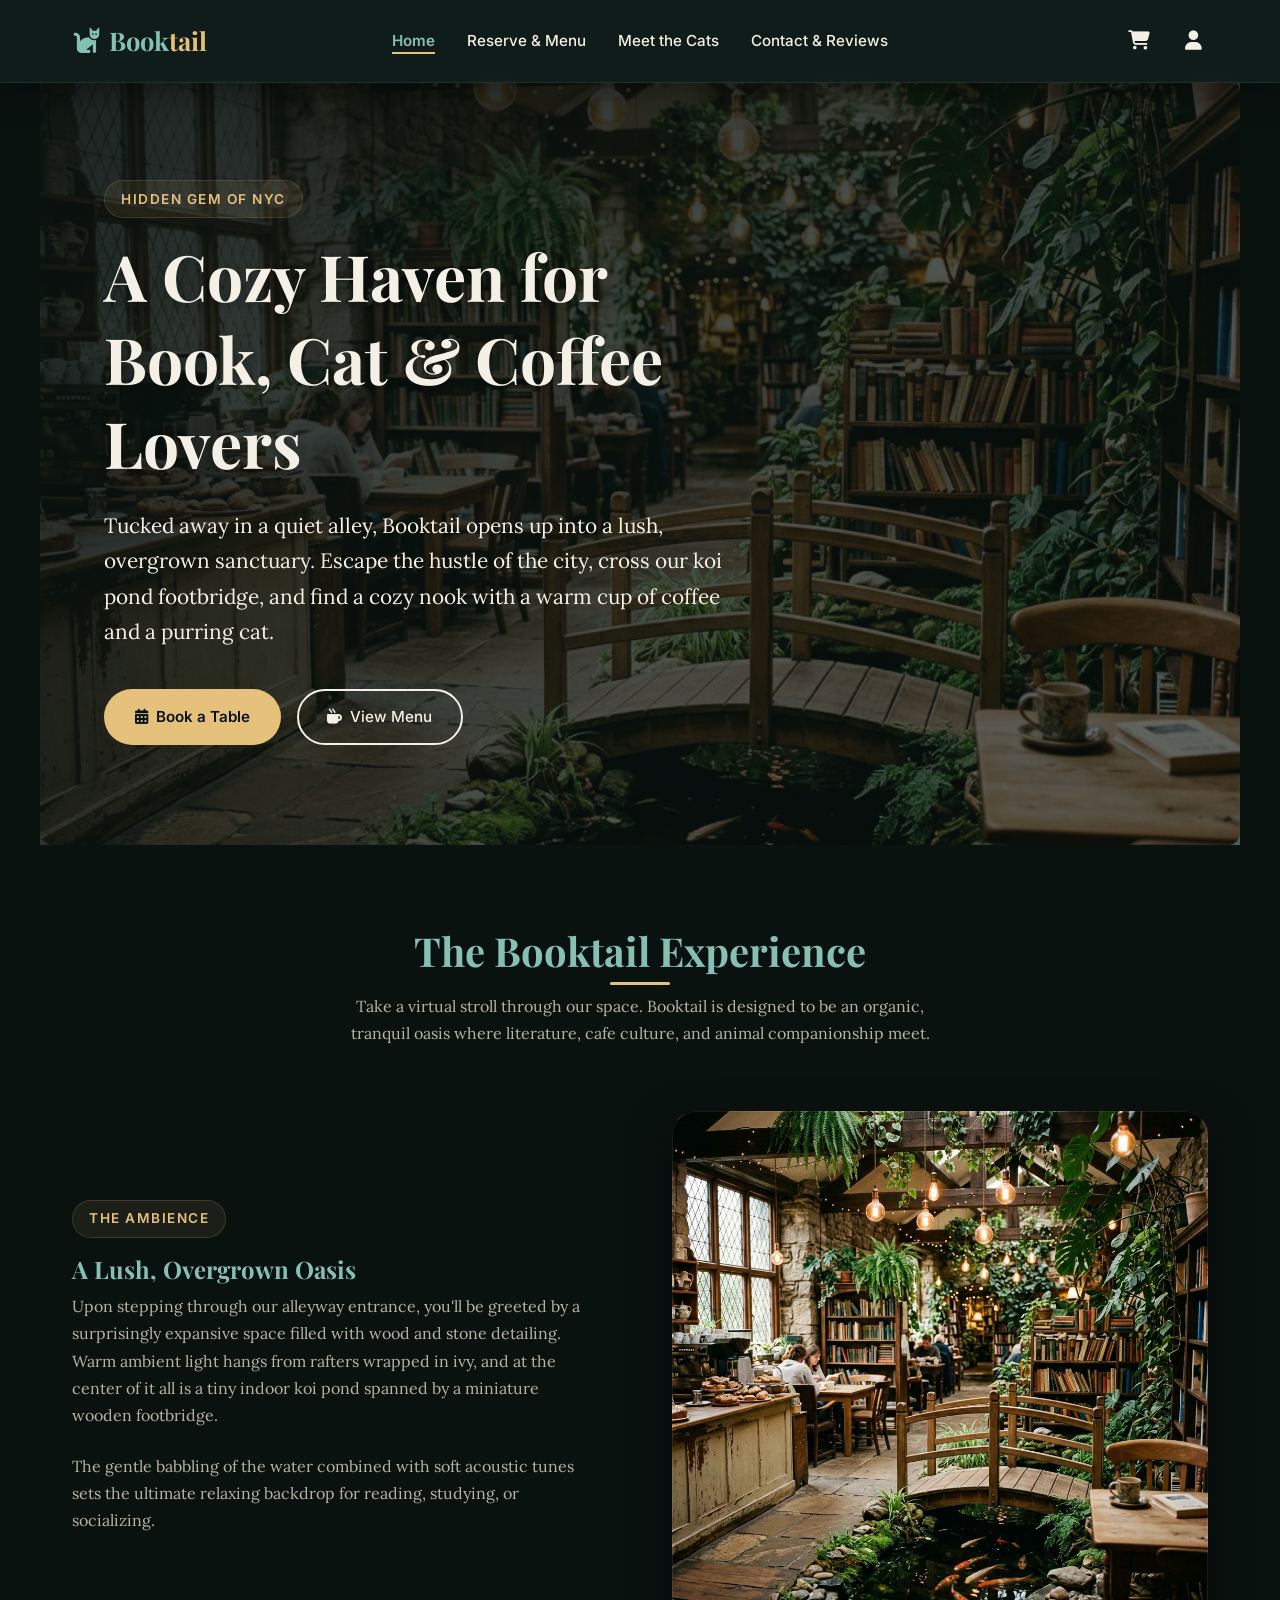
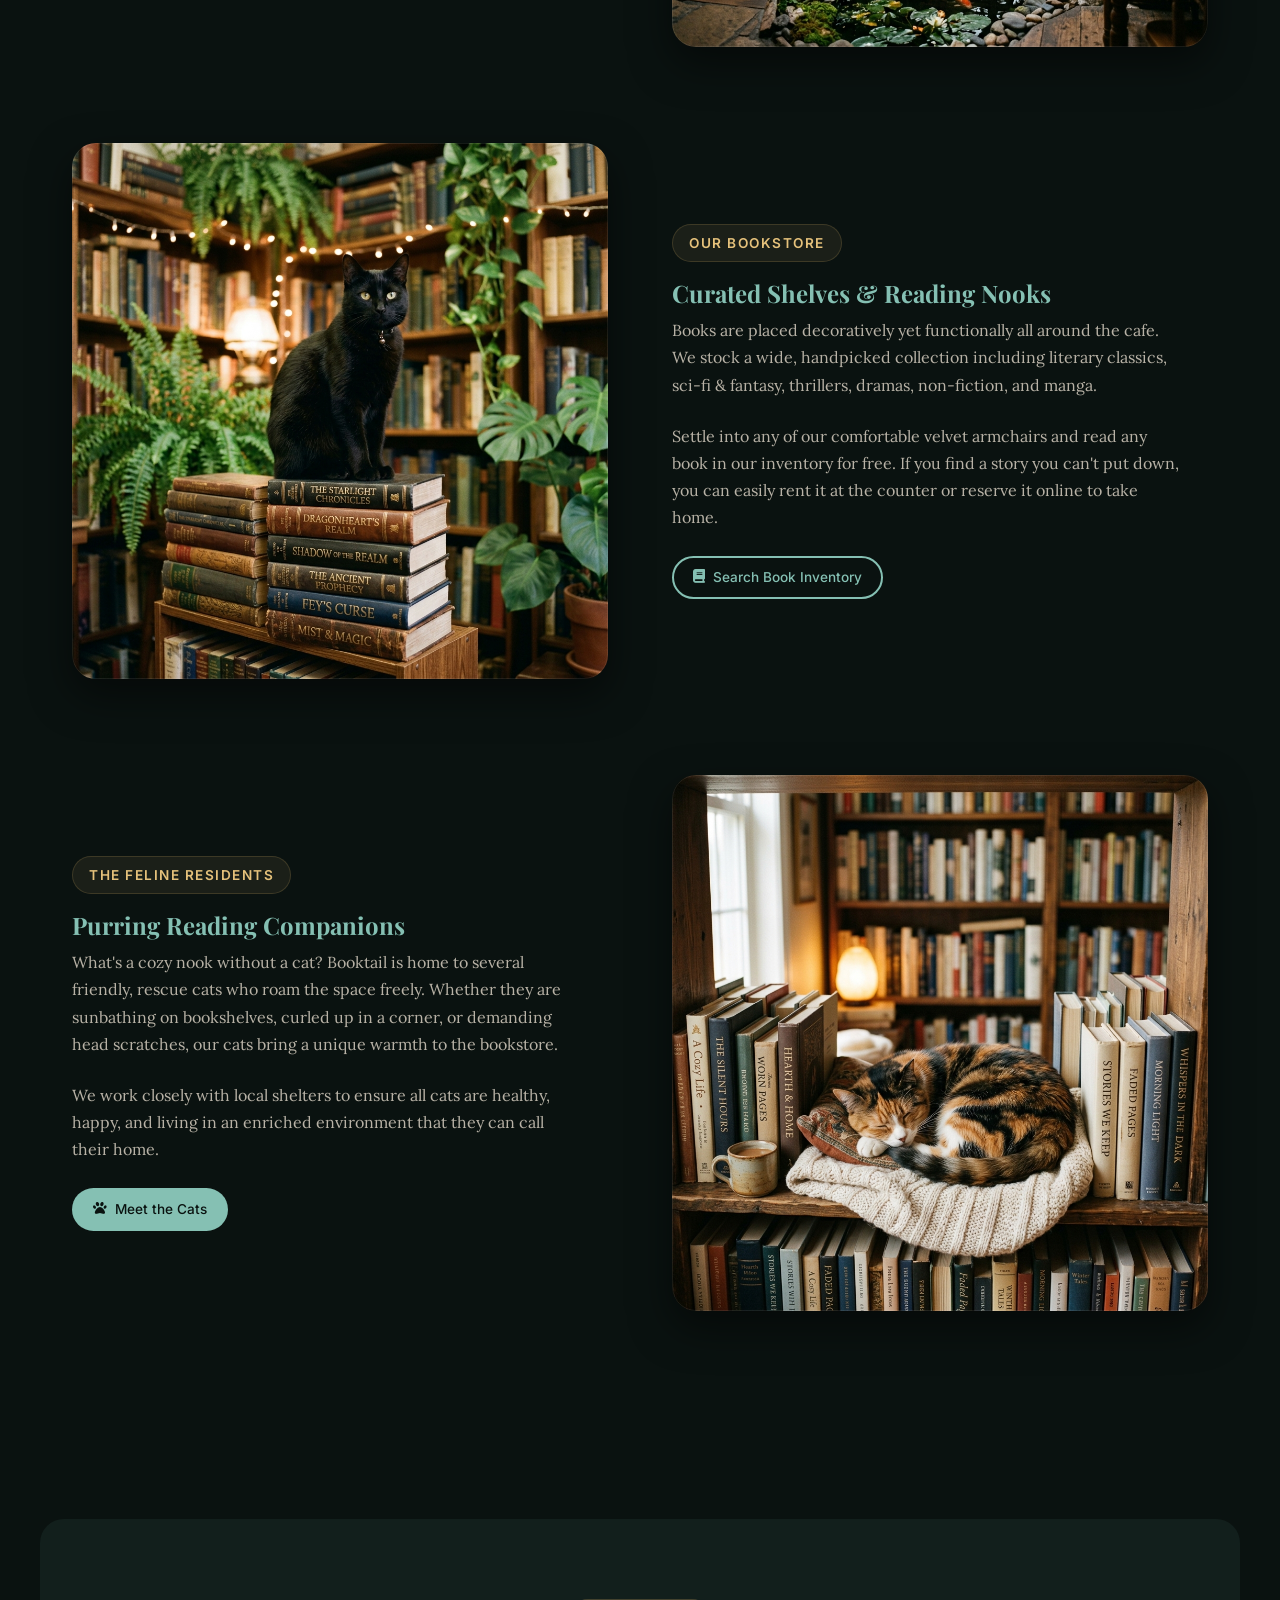
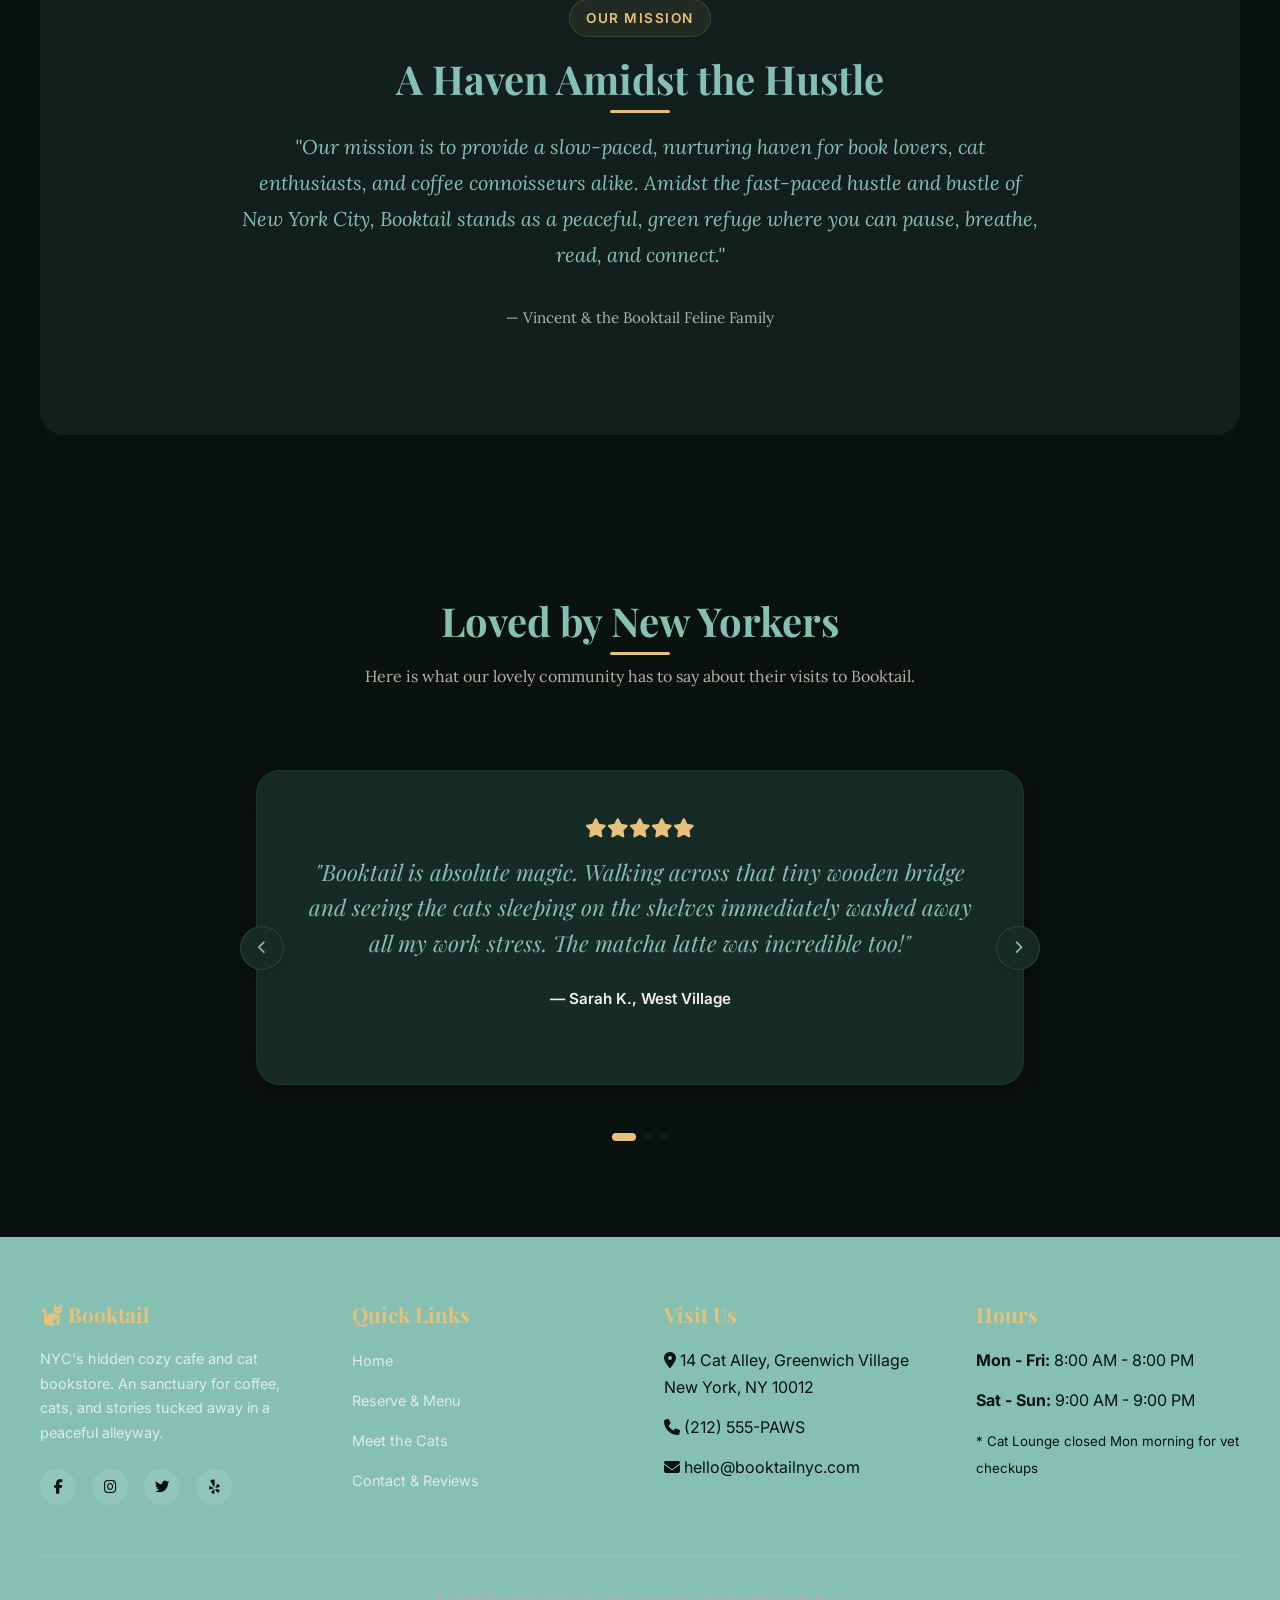
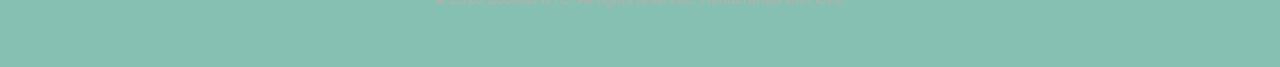
<file: index.html>
<!DOCTYPE html>
<html lang="en">
<head>
  <meta charset="UTF-8">
  <meta name="viewport" content="width=device-width, initial-scale=1.0">
  <title>Booktail | Cafe, Bookstore & Cat Lounge in NYC</title>
  <meta name="description" content="Discover Booktail in NYC: A lush, overgrown cafe and bookstore featuring resident cats, cozy reading nooks, a koi pond, specialty drinks, and curated books.">
  <link rel="stylesheet" href="styles.css?v=4">
  <!-- FontAwesome Icons for UI -->
  <link rel="stylesheet" href="https://cdnjs.cloudflare.com/ajax/libs/font-awesome/6.4.0/css/all.min.css">
</head>
<body>

  <!-- Navigation Header -->
  <header id="main-header">
    <nav class="navbar" id="main-navbar">
      <a href="index.html" class="logo" id="nav-logo">
        <i class="fa-solid fa-cat"></i> Book<span>tail</span>
      </a>
      <ul class="nav-links" id="nav-links-menu">
        <li><a href="index.html" class="active" id="link-home">Home</a></li>
        <li><a href="reserve.html" id="link-reserve">Reserve & Menu</a></li>
        <li><a href="about.html" id="link-about">Meet the Cats</a></li>
        <li><a href="contact.html" id="link-contact">Contact & Reviews</a></li>
      </ul>
      <div class="nav-actions">
        <a href="cart.html" id="link-cart" style="position: relative;" aria-label="Cart">
          <i class="fa-solid fa-cart-shopping"></i>
          <span id="nav-cart-badge" style="position: absolute; top: -8px; right: -12px; background: var(--accent-gold); color: var(--color-text-dark); font-size: 0.7rem; font-weight: bold; border-radius: 50%; padding: 2px 6px; display: none;">0</span>
        </a>
        <a href="login.html" id="link-login-profile" aria-label="Login or Profile">
          <i class="fa-solid fa-user"></i>
        </a>
      </div>
      <button class="menu-toggle" id="mobile-menu-toggle" aria-label="Toggle Navigation Menu">
        <i class="fa-solid fa-bars"></i>
      </button>
    </nav>
  </header>

  <main id="home-main">
    
    <!-- Hero Banner Section -->
    <section class="hero" id="home-hero">
      <img src="images/cafe_hero.png" alt="Booktail cafe and bookstore lush overgrown interior" class="hero-img" id="hero-bg-img">
      <div class="hero-content" id="hero-content-wrapper">
        <span class="highlight-badge">Hidden Gem of NYC</span>
        <h1>A Cozy Haven for Book, Cat & Coffee Lovers</h1>
        <p>Tucked away in a quiet alley, Booktail opens up into a lush, overgrown sanctuary. Escape the hustle of the city, cross our koi pond footbridge, and find a cozy nook with a warm cup of coffee and a purring cat.</p>
        <div class="hero-buttons" id="hero-actions">
          <a href="reserve.html" class="btn btn-gold" id="hero-btn-reserve"><i class="fa-solid fa-calendar-days"></i> Book a Table</a>
          <a href="reserve.html#menu" class="btn btn-secondary" id="hero-btn-menu" style="color: #F4F0E6; border-color: #F4F0E6;"><i class="fa-solid fa-mug-hot"></i> View Menu</a>
        </div>
      </div>
    </section>

    <!-- The Vibe / Experience Grid -->
    <section class="vibe-showcase" id="vibe-showcase-section">
      <h2 class="center-header" id="vibe-heading">The Booktail Experience</h2>
      <p style="text-align: center; max-width: 600px; margin: 1rem auto 4rem;" id="vibe-subheading">
        Take a virtual stroll through our space. Booktail is designed to be an organic, tranquil oasis where literature, cafe culture, and animal companionship meet.
      </p>

      <!-- Panel 1: Koi Pond & Ambient space -->
      <div class="vibe-grid" id="vibe-panel-pond">
        <div class="vibe-text">
          <span class="highlight-badge">The Ambience</span>
          <h3>A Lush, Overgrown Oasis</h3>
          <p>Upon stepping through our alleyway entrance, you'll be greeted by a surprisingly expansive space filled with wood and stone detailing. Warm ambient light hangs from rafters wrapped in ivy, and at the center of it all is a tiny indoor koi pond spanned by a miniature wooden footbridge.</p>
          <p>The gentle babbling of the water combined with soft acoustic tunes sets the ultimate relaxing backdrop for reading, studying, or socializing.</p>
        </div>
        <div class="vibe-img-container">
          <img src="images/cafe_hero.png" alt="A tiny indoor koi pond with a wooden footbridge inside a lush cafe and bookstore">
        </div>
      </div>

      <!-- Panel 2: Curated Books & Nooks -->
      <div class="vibe-grid reverse" id="vibe-panel-books">
        <div class="vibe-text">
          <span class="highlight-badge">Our Bookstore</span>
          <h3>Curated Shelves & Reading Nooks</h3>
          <p>Books are placed decoratively yet functionally all around the cafe. We stock a wide, handpicked collection including literary classics, sci-fi & fantasy, thrillers, dramas, non-fiction, and manga.</p>
          <p>Settle into any of our comfortable velvet armchairs and read any book in our inventory for free. If you find a story you can't put down, you can easily rent it at the counter or reserve it online to take home.</p>
          <a href="reserve.html#inventory" class="btn btn-secondary btn-sm" id="btn-browse-inventory"><i class="fa-solid fa-book"></i> Search Book Inventory</a>
        </div>
        <div class="vibe-img-container">
          <img src="images/cat2.png" alt="Resident black cat sitting on top of books in a bookstore nook">
        </div>
      </div>

      <!-- Panel 3: Resident Cats -->
      <div class="vibe-grid" id="vibe-panel-cats">
        <div class="vibe-text">
          <span class="highlight-badge">The Feline Residents</span>
          <h3>Purring Reading Companions</h3>
          <p>What's a cozy nook without a cat? Booktail is home to several friendly, rescue cats who roam the space freely. Whether they are sunbathing on bookshelves, curled up in a corner, or demanding head scratches, our cats bring a unique warmth to the bookstore.</p>
          <p>We work closely with local shelters to ensure all cats are healthy, happy, and living in an enriched environment that they can call their home.</p>
          <a href="about.html#cats" class="btn btn-primary btn-sm" id="btn-meet-cats-home"><i class="fa-solid fa-paw"></i> Meet the Cats</a>
        </div>
        <div class="vibe-img-container">
          <img src="images/cat3.png" alt="A beautiful calico cat snoozing in a wooden bookshelf nook">
        </div>
      </div>
    </section>

    <!-- Mission Statement Section -->
    <section class="mission" id="mission-section" style="background-color: var(--bg-secondary); border-radius: var(--border-radius-lg); margin-top: 2rem; margin-bottom: 5rem; text-align: center; padding: 5rem 3rem;">
      <div style="max-width: 800px; margin: 0 auto;">
        <span class="highlight-badge">Our Mission</span>
        <h2 class="center-header" style="margin-bottom: 1.5rem;" id="mission-heading">A Haven Amidst the Hustle</h2>
        <p style="font-size: 1.25rem; font-style: italic; line-height: 1.8; color: var(--color-primary);" id="mission-quote">
          "Our mission is to provide a slow-paced, nurturing haven for book lovers, cat enthusiasts, and coffee connoisseurs alike. Amidst the fast-paced hustle and bustle of New York City, Booktail stands as a peaceful, green refuge where you can pause, breathe, read, and connect."
        </p>
        <p style="margin-top: 2rem; font-size: 0.95rem; color: var(--color-text-light);" id="mission-authors">
          — Vincent & the Booktail Feline Family
        </p>
      </div>
    </section>

    <!-- Star Reviews Carousel Section -->
    <section class="reviews-carousel-section" id="home-reviews-section">
      <h2 class="center-header" id="home-reviews-heading">Loved by New Yorkers</h2>
      <p style="text-align: center; max-width: 600px; margin: 1rem auto 3rem;" id="home-reviews-subheading">
        Here is what our lovely community has to say about their visits to Booktail.
      </p>

      <div class="home-reviews-carousel" id="home-reviews-carousel">
        <button class="carousel-nav-btn prev" id="carousel-prev" aria-label="Previous Review"><i class="fa-solid fa-chevron-left"></i></button>
        
        <div class="carousel-track" id="carousel-track">
          <!-- Slide 1 -->
          <div class="carousel-slide">
            <div class="carousel-card">
              <div class="carousel-stars">
                <i class="fa-solid fa-star"></i>
                <i class="fa-solid fa-star"></i>
                <i class="fa-solid fa-star"></i>
                <i class="fa-solid fa-star"></i>
                <i class="fa-solid fa-star"></i>
              </div>
              <p class="carousel-quote">"Booktail is absolute magic. Walking across that tiny wooden bridge and seeing the cats sleeping on the shelves immediately washed away all my work stress. The matcha latte was incredible too!"</p>
              <p class="carousel-author">— Sarah K., West Village</p>
            </div>
          </div>
          <!-- Slide 2 -->
          <div class="carousel-slide">
            <div class="carousel-card">
              <div class="carousel-stars">
                <i class="fa-solid fa-star"></i>
                <i class="fa-solid fa-star"></i>
                <i class="fa-solid fa-star"></i>
                <i class="fa-solid fa-star"></i>
                <i class="fa-solid fa-star"></i>
              </div>
              <p class="carousel-quote">"The perfect combo. I sat in a cozy nook for 3 hours reading fantasy and had a fluffy orange cat fall asleep on my lap. Truly the best afternoon in NYC. Recommending this to everyone."</p>
              <p class="carousel-author">— Marcus L., Brooklyn</p>
            </div>
          </div>
          <!-- Slide 3 -->
          <div class="carousel-slide">
            <div class="carousel-card">
              <div class="carousel-stars">
                <i class="fa-solid fa-star"></i>
                <i class="fa-solid fa-star"></i>
                <i class="fa-solid fa-star"></i>
                <i class="fa-solid fa-star"></i>
                <i class="fa-solid fa-star"></i>
              </div>
              <p class="carousel-quote">"I love that they have manga and sci-fi books alongside the classics. The environment is so peaceful and clean, which is amazing considering there are resident cats. Highly recommended!"</p>
              <p class="carousel-author">— Yuki T., Queens</p>
            </div>
          </div>
        </div>

        <button class="carousel-nav-btn next" id="carousel-next" aria-label="Next Review"><i class="fa-solid fa-chevron-right"></i></button>

        <div class="carousel-indicators" id="carousel-indicators">
          <span class="carousel-indicator active" data-slide="0"></span>
          <span class="carousel-indicator" data-slide="1"></span>
          <span class="carousel-indicator" data-slide="2"></span>
        </div>
      </div>
    </section>

  </main>

  <!-- Footer -->
  <footer id="main-footer">
    <div class="footer-content" id="footer-sections">
      <div class="footer-section" id="footer-about">
        <h3><i class="fa-solid fa-cat"></i> Booktail</h3>
        <p>NYC's hidden cozy cafe and cat bookstore. An sanctuary for coffee, cats, and stories tucked away in a peaceful alleyway.</p>
        <div class="social-links" id="footer-socials">
          <a href="#" aria-label="Facebook"><i class="fa-brands fa-facebook-f"></i></a>
          <a href="#" aria-label="Instagram"><i class="fa-brands fa-instagram"></i></a>
          <a href="#" aria-label="Twitter"><i class="fa-brands fa-twitter"></i></a>
          <a href="#" aria-label="Yelp"><i class="fa-brands fa-yelp"></i></a>
        </div>
      </div>
      <div class="footer-section" id="footer-links">
        <h3>Quick Links</h3>
        <ul>
          <li><a href="index.html">Home</a></li>
          <li><a href="reserve.html">Reserve & Menu</a></li>
          <li><a href="about.html">Meet the Cats</a></li>
          <li><a href="contact.html">Contact & Reviews</a></li>
        </ul>
      </div>
      <div class="footer-section" id="footer-contact">
        <h3>Visit Us</h3>
        <ul>
          <li><i class="fa-solid fa-location-dot"></i> 14 Cat Alley, Greenwich Village<br>New York, NY 10012</li>
          <li><i class="fa-solid fa-phone"></i> (212) 555-PAWS</li>
          <li><i class="fa-solid fa-envelope"></i> hello@booktailnyc.com</li>
        </ul>
      </div>
      <div class="footer-section" id="footer-hours">
        <h3>Hours</h3>
        <ul>
          <li><strong>Mon - Fri:</strong> 8:00 AM - 8:00 PM</li>
          <li><strong>Sat - Sun:</strong> 9:00 AM - 9:00 PM</li>
          <li><small>* Cat Lounge closed Mon morning for vet checkups</small></li>
        </ul>
      </div>
    </div>
    <div class="footer-bottom" id="footer-copyright">
      <p>&copy; 2026 Booktail NYC. All rights reserved. Handcrafted with love.</p>
    </div>
  </footer>

  <script src="app.js"></script>
</body>
</html>
</file>
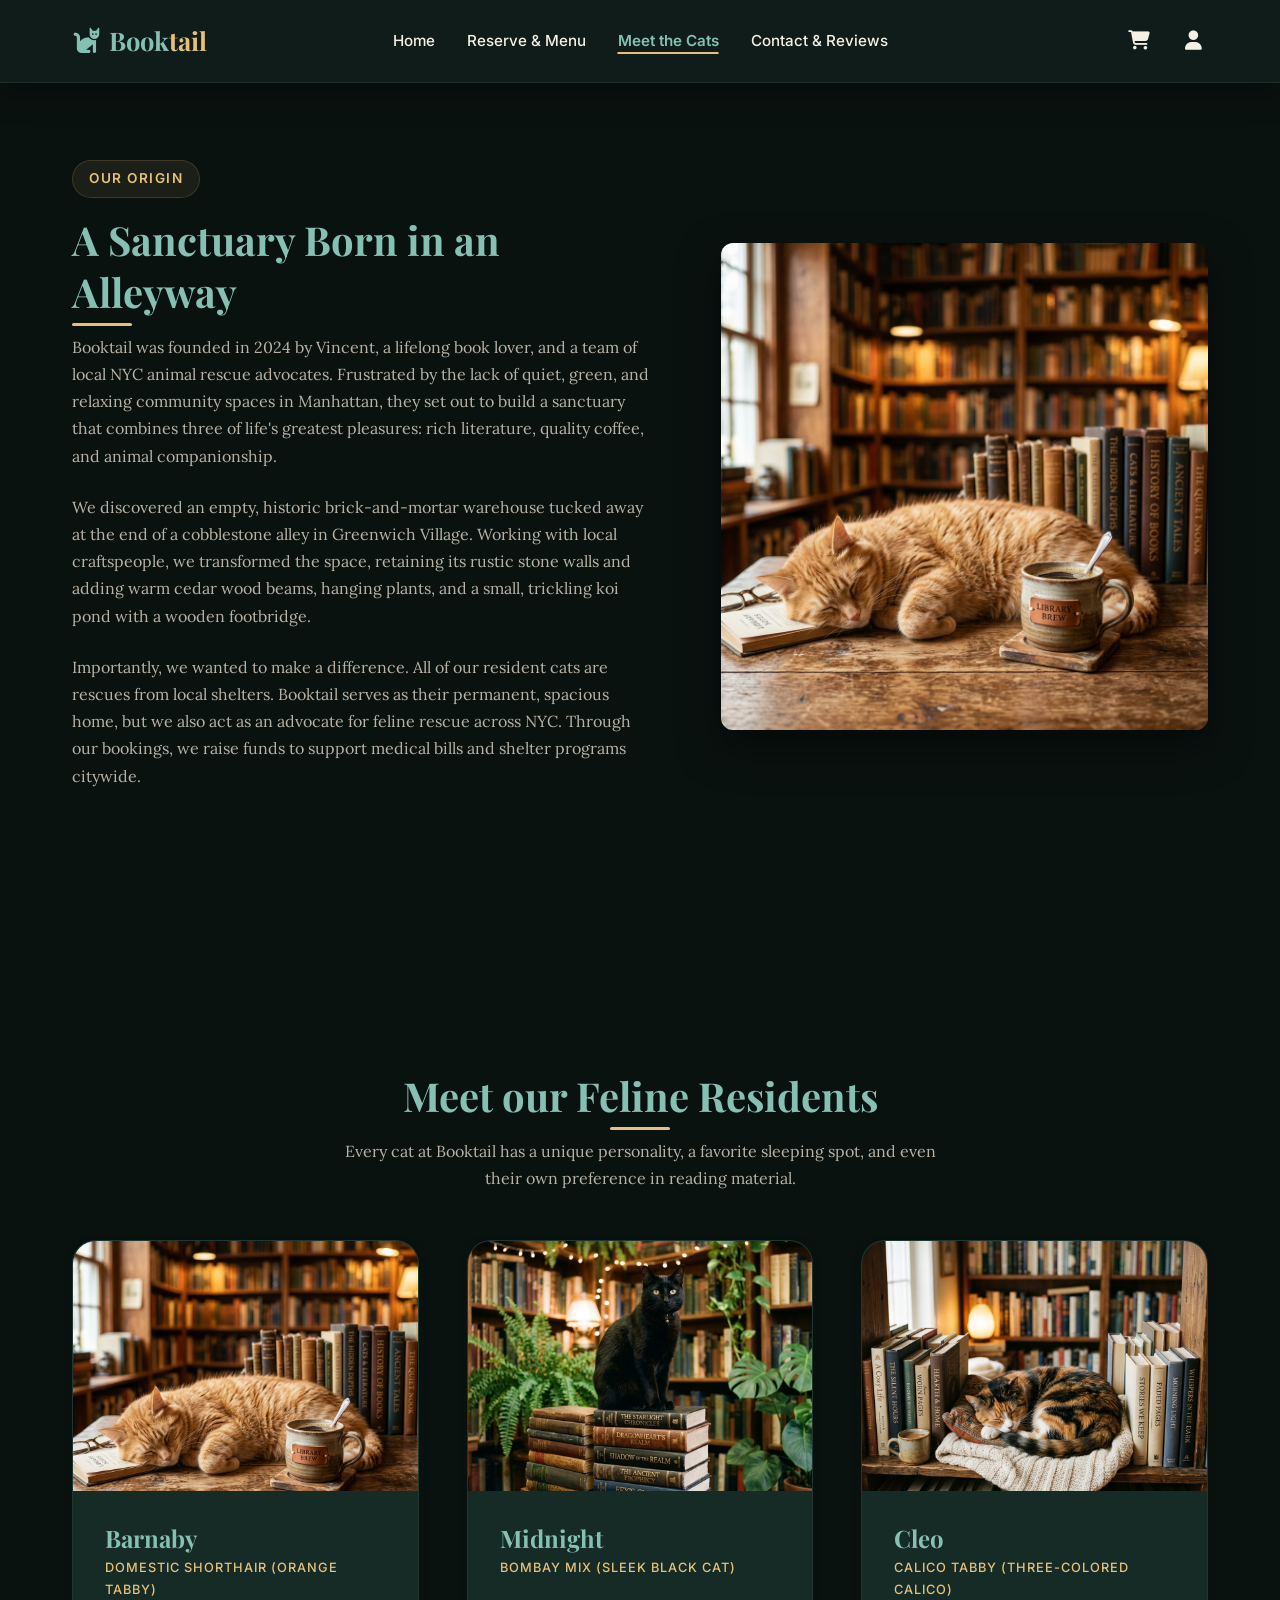
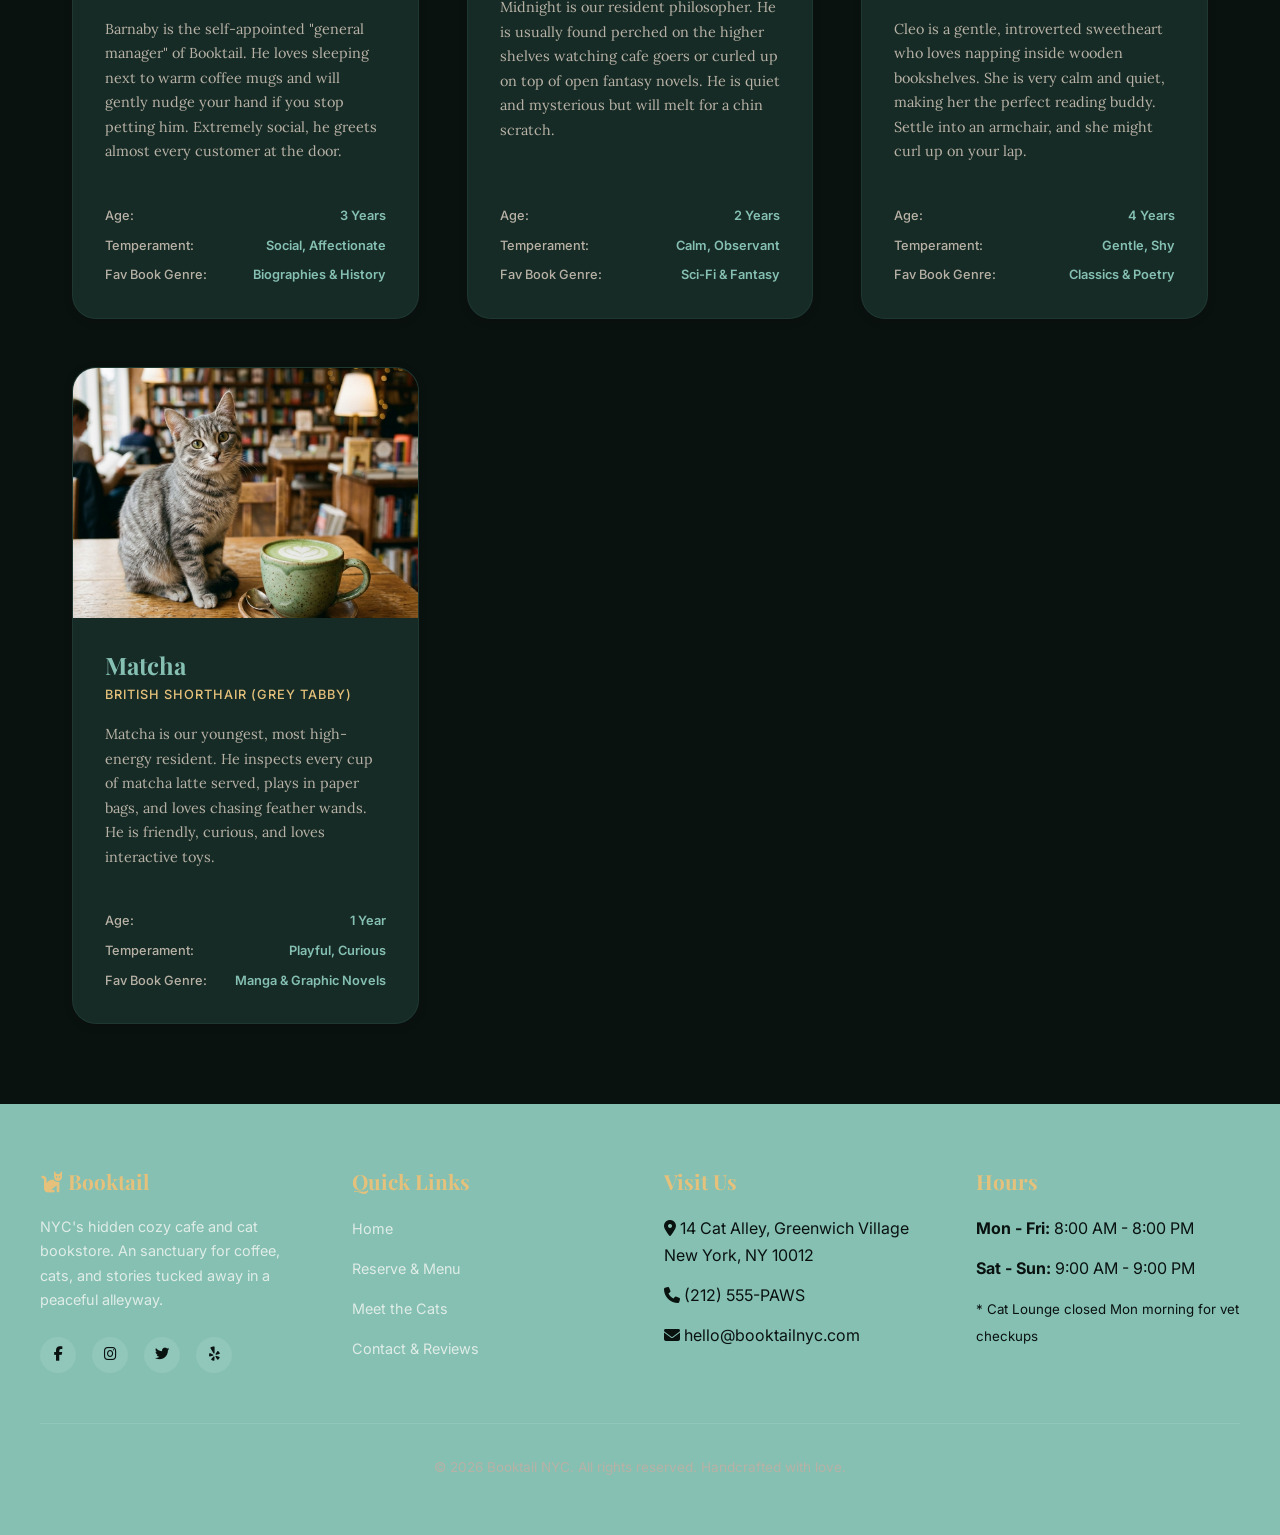
<file: about.html>
<!DOCTYPE html>
<html lang="en">
<head>
  <meta charset="UTF-8">
  <meta name="viewport" content="width=device-width, initial-scale=1.0">
  <title>About Us & Meet the Cats | Booktail NYC</title>
  <meta name="description" content="Read the story of Booktail NYC and meet our resident rescue cats including Barnaby, Midnight, Cleo, and Matcha.">
  <link rel="stylesheet" href="styles.css?v=4">
  <link rel="stylesheet" href="https://cdnjs.cloudflare.com/ajax/libs/font-awesome/6.4.0/css/all.min.css">
</head>
<body>

  <!-- Navigation Header -->
  <header id="main-header">
    <nav class="navbar" id="main-navbar">
      <a href="index.html" class="logo" id="nav-logo">
        <i class="fa-solid fa-cat"></i> Book<span>tail</span>
      </a>
      <ul class="nav-links" id="nav-links-menu">
        <li><a href="index.html" id="link-home">Home</a></li>
        <li><a href="reserve.html" id="link-reserve">Reserve & Menu</a></li>
        <li><a href="about.html" class="active" id="link-about">Meet the Cats</a></li>
        <li><a href="contact.html" id="link-contact">Contact & Reviews</a></li>
      </ul>
      <div class="nav-actions">
        <a href="cart.html" id="link-cart" style="position: relative;" aria-label="Cart">
          <i class="fa-solid fa-cart-shopping"></i>
          <span id="nav-cart-badge" style="position: absolute; top: -8px; right: -12px; background: var(--accent-gold); color: var(--color-text-dark); font-size: 0.7rem; font-weight: bold; border-radius: 50%; padding: 2px 6px; display: none;">0</span>
        </a>
        <a href="login.html" id="link-login-profile" aria-label="Login or Profile">
          <i class="fa-solid fa-user"></i>
        </a>
      </div>
      <button class="menu-toggle" id="mobile-menu-toggle" aria-label="Toggle Navigation Menu">
        <i class="fa-solid fa-bars"></i>
      </button>
    </nav>
  </header>

  <main id="about-main">
    
    <!-- Our Story Section -->
    <section class="about-intro-section" id="story-section">
      <div class="about-intro-grid" id="story-grid-container">
        
        <!-- Story Text -->
        <div class="about-story-text" id="story-details">
          <span class="highlight-badge">Our Origin</span>
          <h2>A Sanctuary Born in an Alleyway</h2>
          <p>Booktail was founded in 2024 by Vincent, a lifelong book lover, and a team of local NYC animal rescue advocates. Frustrated by the lack of quiet, green, and relaxing community spaces in Manhattan, they set out to build a sanctuary that combines three of life's greatest pleasures: rich literature, quality coffee, and animal companionship.</p>
          <p>We discovered an empty, historic brick-and-mortar warehouse tucked away at the end of a cobblestone alley in Greenwich Village. Working with local craftspeople, we transformed the space, retaining its rustic stone walls and adding warm cedar wood beams, hanging plants, and a small, trickling koi pond with a wooden footbridge.</p>
          <p>Importantly, we wanted to make a difference. All of our resident cats are rescues from local shelters. Booktail serves as their permanent, spacious home, but we also act as an advocate for feline rescue across NYC. Through our bookings, we raise funds to support medical bills and shelter programs citywide.</p>
        </div>

        <!-- Story Image -->
        <div class="about-story-image" id="story-image-wrapper">
          <img src="images/cat1.png" alt="Orange tabby cat cozying up near coffee cup in Booktail cafe" style="box-shadow: var(--shadow-lg);">
        </div>

      </div>
    </section>

    <!-- Feline Family Showcase -->
    <section class="cats-section" id="cats">
      <h2 class="center-header" id="cats-heading">Meet our Feline Residents</h2>
      <p style="text-align: center; max-width: 600px; margin: 1rem auto 3rem;" id="cats-subheading">
        Every cat at Booktail has a unique personality, a favorite sleeping spot, and even their own preference in reading material.
      </p>

      <!-- Cats Grid -->
      <div class="cats-grid" id="cats-grid-container">
        
        <!-- Cat Card 1: Barnaby -->
        <div class="cat-card" id="cat-barnaby">
          <div class="cat-img-box">
            <img src="images/cat1.png" alt="Barnaby, the fluffy orange cat at Booktail">
          </div>
          <div class="cat-info">
            <h3 class="cat-name">Barnaby</h3>
            <span class="cat-breed">Domestic Shorthair (Orange Tabby)</span>
            <p class="cat-bio">Barnaby is the self-appointed "general manager" of Booktail. He loves sleeping next to warm coffee mugs and will gently nudge your hand if you stop petting him. Extremely social, he greets almost every customer at the door.</p>
            <div class="cat-metadata">
              <div class="cat-meta-row">
                <span class="cat-meta-label">Age:</span>
                <span class="cat-meta-val">3 Years</span>
              </div>
              <div class="cat-meta-row">
                <span class="cat-meta-label">Temperament:</span>
                <span class="cat-meta-val">Social, Affectionate</span>
              </div>
              <div class="cat-meta-row">
                <span class="cat-meta-label">Fav Book Genre:</span>
                <span class="cat-meta-val">Biographies & History</span>
              </div>
            </div>
          </div>
        </div>

        <!-- Cat Card 2: Midnight -->
        <div class="cat-card" id="cat-midnight">
          <div class="cat-img-box">
            <img src="images/cat2.png" alt="Midnight, the sleek black cat at Booktail">
          </div>
          <div class="cat-info">
            <h3 class="cat-name">Midnight</h3>
            <span class="cat-breed">Bombay Mix (Sleek Black Cat)</span>
            <p class="cat-bio">Midnight is our resident philosopher. He is usually found perched on the higher shelves watching cafe goers or curled up on top of open fantasy novels. He is quiet and mysterious but will melt for a chin scratch.</p>
            <div class="cat-metadata">
              <div class="cat-meta-row">
                <span class="cat-meta-label">Age:</span>
                <span class="cat-meta-val">2 Years</span>
              </div>
              <div class="cat-meta-row">
                <span class="cat-meta-label">Temperament:</span>
                <span class="cat-meta-val">Calm, Observant</span>
              </div>
              <div class="cat-meta-row">
                <span class="cat-meta-label">Fav Book Genre:</span>
                <span class="cat-meta-val">Sci-Fi & Fantasy</span>
              </div>
            </div>
          </div>
        </div>

        <!-- Cat Card 3: Cleo -->
        <div class="cat-card" id="cat-cleo">
          <div class="cat-img-box">
            <img src="images/cat3.png" alt="Cleo, the calico cat at Booktail">
          </div>
          <div class="cat-info">
            <h3 class="cat-name">Cleo</h3>
            <span class="cat-breed">Calico Tabby (Three-Colored Calico)</span>
            <p class="cat-bio">Cleo is a gentle, introverted sweetheart who loves napping inside wooden bookshelves. She is very calm and quiet, making her the perfect reading buddy. Settle into an armchair, and she might curl up on your lap.</p>
            <div class="cat-metadata">
              <div class="cat-meta-row">
                <span class="cat-meta-label">Age:</span>
                <span class="cat-meta-val">4 Years</span>
              </div>
              <div class="cat-meta-row">
                <span class="cat-meta-label">Temperament:</span>
                <span class="cat-meta-val">Gentle, Shy</span>
              </div>
              <div class="cat-meta-row">
                <span class="cat-meta-label">Fav Book Genre:</span>
                <span class="cat-meta-val">Classics & Poetry</span>
              </div>
            </div>
          </div>
        </div>

        <!-- Cat Card 4: Matcha -->
        <div class="cat-card" id="cat-matcha">
          <div class="cat-img-box">
            <img src="images/cat4.png" alt="Matcha, the grey tabby cat at Booktail">
          </div>
          <div class="cat-info">
            <h3 class="cat-name">Matcha</h3>
            <span class="cat-breed">British Shorthair (Grey Tabby)</span>
            <p class="cat-bio">Matcha is our youngest, most high-energy resident. He inspects every cup of matcha latte served, plays in paper bags, and loves chasing feather wands. He is friendly, curious, and loves interactive toys.</p>
            <div class="cat-metadata">
              <div class="cat-meta-row">
                <span class="cat-meta-label">Age:</span>
                <span class="cat-meta-val">1 Year</span>
              </div>
              <div class="cat-meta-row">
                <span class="cat-meta-label">Temperament:</span>
                <span class="cat-meta-val">Playful, Curious</span>
              </div>
              <div class="cat-meta-row">
                <span class="cat-meta-label">Fav Book Genre:</span>
                <span class="cat-meta-val">Manga & Graphic Novels</span>
              </div>
            </div>
          </div>
        </div>

      </div>
    </section>

  </main>

  <!-- Footer -->
  <footer id="main-footer">
    <div class="footer-content" id="footer-sections">
      <div class="footer-section" id="footer-about">
        <h3><i class="fa-solid fa-cat"></i> Booktail</h3>
        <p>NYC's hidden cozy cafe and cat bookstore. An sanctuary for coffee, cats, and stories tucked away in a peaceful alleyway.</p>
        <div class="social-links" id="footer-socials">
          <a href="#" aria-label="Facebook"><i class="fa-brands fa-facebook-f"></i></a>
          <a href="#" aria-label="Instagram"><i class="fa-brands fa-instagram"></i></a>
          <a href="#" aria-label="Twitter"><i class="fa-brands fa-twitter"></i></a>
          <a href="#" aria-label="Yelp"><i class="fa-brands fa-yelp"></i></a>
        </div>
      </div>
      <div class="footer-section" id="footer-links">
        <h3>Quick Links</h3>
        <ul>
          <li><a href="index.html">Home</a></li>
          <li><a href="reserve.html">Reserve & Menu</a></li>
          <li><a href="about.html">Meet the Cats</a></li>
          <li><a href="contact.html">Contact & Reviews</a></li>
        </ul>
      </div>
      <div class="footer-section" id="footer-contact">
        <h3>Visit Us</h3>
        <ul>
          <li><i class="fa-solid fa-location-dot"></i> 14 Cat Alley, Greenwich Village<br>New York, NY 10012</li>
          <li><i class="fa-solid fa-phone"></i> (212) 555-PAWS</li>
          <li><i class="fa-solid fa-envelope"></i> hello@booktailnyc.com</li>
        </ul>
      </div>
      <div class="footer-section" id="footer-hours">
        <h3>Hours</h3>
        <ul>
          <li><strong>Mon - Fri:</strong> 8:00 AM - 8:00 PM</li>
          <li><strong>Sat - Sun:</strong> 9:00 AM - 9:00 PM</li>
          <li><small>* Cat Lounge closed Mon morning for vet checkups</small></li>
        </ul>
      </div>
    </div>
    <div class="footer-bottom" id="footer-copyright">
      <p>&copy; 2026 Booktail NYC. All rights reserved. Handcrafted with love.</p>
    </div>
  </footer>

  <script src="app.js"></script>
</body>
</html>
</file>
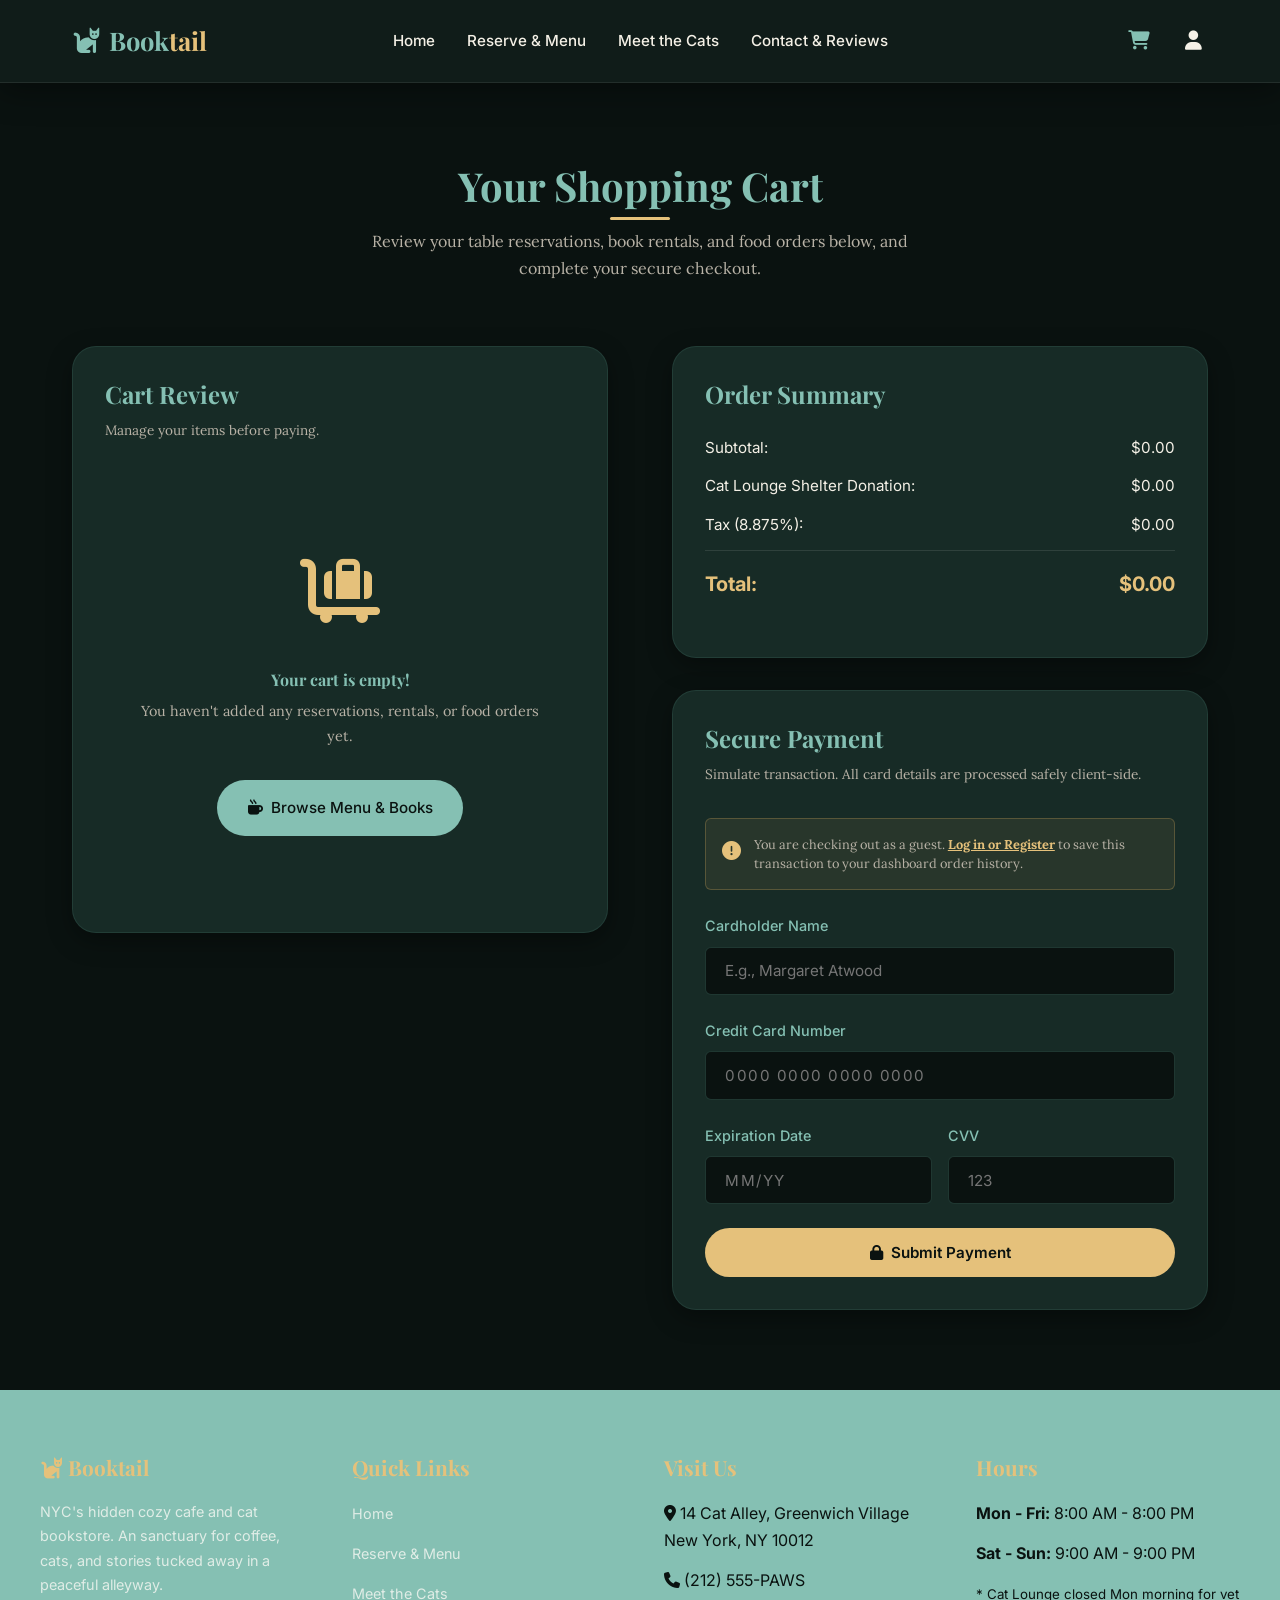
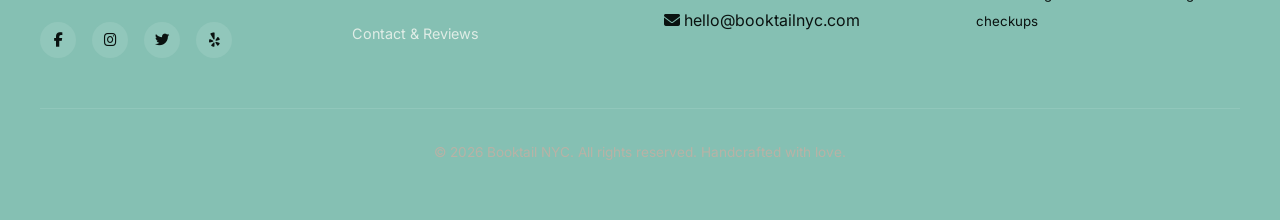
<file: cart.html>
<!DOCTYPE html>
<html lang="en">
<head>
  <meta charset="UTF-8">
  <meta name="viewport" content="width=device-width, initial-scale=1.0">
  <title>Shopping Cart & Checkout | Booktail NYC</title>
  <meta name="description" content="Review your Booktail reservations, book rentals, and cafe pre-orders, and complete your checkout securely.">
  <link rel="stylesheet" href="styles.css?v=4">
  <link rel="stylesheet" href="https://cdnjs.cloudflare.com/ajax/libs/font-awesome/6.4.0/css/all.min.css">
</head>
<body>

  <!-- Navigation Header -->
  <header id="main-header">
    <nav class="navbar" id="main-navbar">
      <a href="index.html" class="logo" id="nav-logo">
        <i class="fa-solid fa-cat"></i> Book<span>tail</span>
      </a>
      <ul class="nav-links" id="nav-links-menu">
        <li><a href="index.html" id="link-home">Home</a></li>
        <li><a href="reserve.html" id="link-reserve">Reserve & Menu</a></li>
        <li><a href="about.html" id="link-about">Meet the Cats</a></li>
        <li><a href="contact.html" id="link-contact">Contact & Reviews</a></li>
      </ul>
      <div class="nav-actions">
        <a href="cart.html" class="active" id="link-cart" style="position: relative;" aria-label="Cart">
          <i class="fa-solid fa-cart-shopping"></i>
          <span id="nav-cart-badge" style="position: absolute; top: -8px; right: -12px; background: var(--accent-gold); color: var(--color-text-dark); font-size: 0.7rem; font-weight: bold; border-radius: 50%; padding: 2px 6px; display: none;">0</span>
        </a>
        <a href="login.html" id="link-login-profile" aria-label="Login or Profile">
          <i class="fa-solid fa-user"></i>
        </a>
      </div>
      <button class="menu-toggle" id="mobile-menu-toggle" aria-label="Toggle Navigation Menu">
        <i class="fa-solid fa-bars"></i>
      </button>
    </nav>
  </header>

  <main id="cart-main">
    <section class="checkout-section" id="checkout-layout">
      <h2 class="center-header" id="checkout-heading">Your Shopping Cart</h2>
      <p style="text-align: center; max-width: 600px; margin: 1rem auto 4rem;" id="checkout-subheading">
        Review your table reservations, book rentals, and food orders below, and complete your secure checkout.
      </p>

      <div class="contact-layout" id="checkout-grid">
        
        <!-- Cart Items List (Left Column) -->
        <div class="cart-items-column" id="checkout-cart-items-wrapper">
          <div class="contact-card" style="padding: 2rem;" id="checkout-cart-card">
            <h3>Cart Review</h3>
            <p style="font-size: 0.85rem; margin-bottom: 2rem;">Manage your items before paying.</p>
            
            <div id="checkout-cart-empty-state" style="display: none; text-align: center; padding: 4rem 2rem;">
              <div style="font-size: 4rem; color: var(--accent-gold); margin-bottom: 1.5rem;"><i class="fa-solid fa-cart-flatbed-suitcase"></i></div>
              <h4>Your cart is empty!</h4>
              <p style="font-size: 0.9rem; margin-top: 0.5rem; margin-bottom: 2rem;">You haven't added any reservations, rentals, or food orders yet.</p>
              <a href="reserve.html" class="btn btn-primary"><i class="fa-solid fa-mug-hot"></i> Browse Menu & Books</a>
            </div>

            <ul class="checkout-cart-list" id="checkout-cart-items-list" style="list-style: none;">
              <!-- Dynamically populated via JS -->
            </ul>
          </div>
        </div>

        <!-- Checkout Form & Summary (Right Column) -->
        <div class="checkout-form-column" id="checkout-summary-wrapper">
          
          <!-- Summary Sub-Card -->
          <div class="contact-card" style="padding: 2rem; margin-bottom: 2rem;" id="checkout-summary-card">
            <h3>Order Summary</h3>
            <div style="margin: 1.5rem 0;" id="checkout-summary-details">
              <div style="display: flex; justify-content: space-between; margin-bottom: 0.8rem; font-family: var(--font-ui); font-size: 0.95rem;">
                <span>Subtotal:</span>
                <span id="checkout-subtotal">$0.00</span>
              </div>
              <div style="display: flex; justify-content: space-between; margin-bottom: 0.8rem; font-family: var(--font-ui); font-size: 0.95rem;">
                <span>Cat Lounge Shelter Donation:</span>
                <span id="checkout-donation-fees">$0.00</span>
              </div>
              <div style="display: flex; justify-content: space-between; margin-bottom: 0.8rem; font-family: var(--font-ui); font-size: 0.95rem;">
                <span>Tax (8.875%):</span>
                <span id="checkout-tax">$0.00</span>
              </div>
              <div style="display: flex; justify-content: space-between; padding-top: 1rem; border-top: 1px solid rgba(255, 255, 255, 0.1); font-family: var(--font-ui); font-weight: bold; font-size: 1.25rem; color: var(--accent-gold);">
                <span>Total:</span>
                <span id="checkout-total">$0.00</span>
              </div>
            </div>
          </div>

          <!-- Checkout / Payment Form Card -->
          <div class="contact-card" style="padding: 2rem;" id="checkout-payment-card">
            <h3>Secure Payment</h3>
            <p style="font-size: 0.85rem; margin-bottom: 2rem;">Simulate transaction. All card details are processed safely client-side.</p>
            
            <!-- Auth Alert Box -->
            <div id="checkout-login-warning" style="background: rgba(197, 160, 89, 0.1); border: 1px solid rgba(197, 160, 89, 0.3); border-radius: var(--border-radius-sm); padding: 1rem; margin-bottom: 1.5rem; display: flex; gap: 0.8rem; align-items: start;">
              <div style="color: var(--accent-gold); font-size: 1.2rem;"><i class="fa-solid fa-circle-exclamation"></i></div>
              <p style="font-size: 0.8rem; line-height: 1.5; margin-bottom: 0; color: var(--color-text-light);">
                You are checking out as a guest. <a href="login.html" style="color: var(--accent-gold); font-weight: bold; text-decoration: underline;">Log in or Register</a> to save this transaction to your dashboard order history.
              </p>
            </div>

            <form id="checkout-payment-form">
              <div class="form-group">
                <label for="cardholder-name">Cardholder Name</label>
                <input type="text" id="cardholder-name" class="form-control" placeholder="E.g., Margaret Atwood" required>
              </div>

              <div class="form-group">
                <label for="card-number">Credit Card Number</label>
                <input type="text" id="card-number" class="form-control" placeholder="0000 0000 0000 0000" maxlength="19" required>
              </div>

              <div style="display: grid; grid-template-columns: 1fr 1fr; gap: 1rem;">
                <div class="form-group">
                  <label for="card-expiry">Expiration Date</label>
                  <input type="text" id="card-expiry" class="form-control" placeholder="MM/YY" maxlength="5" required>
                </div>
                
                <div class="form-group">
                  <label for="card-cvv">CVV</label>
                  <input type="password" id="card-cvv" class="form-control" placeholder="123" maxlength="4" required>
                </div>
              </div>

              <button type="submit" class="btn btn-gold" id="btn-submit-payment" style="width: 100%;">
                <i class="fa-solid fa-lock"></i> Submit Payment
              </button>
            </form>
          </div>

        </div>

      </div>
    </section>

    <!-- Success Confirmation Modal -->
    <div class="modal-overlay" id="success-modal-overlay">
      <div class="modal-box" id="success-modal-content">
        <div class="modal-icon" id="success-modal-icon"><i class="fa-solid fa-circle-check"></i></div>
        <h3 id="success-modal-heading">Checkout Complete!</h3>
        <p id="success-modal-message">We have processed your transaction. Your reservations and orders have been saved successfully.</p>
        <button class="btn btn-primary" id="success-modal-close-btn">Done</button>
      </div>
    </div>
  </main>

  <!-- Footer -->
  <footer id="main-footer">
    <div class="footer-content" id="footer-sections">
      <div class="footer-section" id="footer-about">
        <h3><i class="fa-solid fa-cat"></i> Booktail</h3>
        <p>NYC's hidden cozy cafe and cat bookstore. An sanctuary for coffee, cats, and stories tucked away in a peaceful alleyway.</p>
        <div class="social-links" id="footer-socials">
          <a href="#" aria-label="Facebook"><i class="fa-brands fa-facebook-f"></i></a>
          <a href="#" aria-label="Instagram"><i class="fa-brands fa-instagram"></i></a>
          <a href="#" aria-label="Twitter"><i class="fa-brands fa-twitter"></i></a>
          <a href="#" aria-label="Yelp"><i class="fa-brands fa-yelp"></i></a>
        </div>
      </div>
      <div class="footer-section" id="footer-links">
        <h3>Quick Links</h3>
        <ul>
          <li><a href="index.html">Home</a></li>
          <li><a href="reserve.html">Reserve & Menu</a></li>
          <li><a href="about.html">Meet the Cats</a></li>
          <li><a href="contact.html">Contact & Reviews</a></li>
        </ul>
      </div>
      <div class="footer-section" id="footer-contact">
        <h3>Visit Us</h3>
        <ul>
          <li><i class="fa-solid fa-location-dot"></i> 14 Cat Alley, Greenwich Village<br>New York, NY 10012</li>
          <li><i class="fa-solid fa-phone"></i> (212) 555-PAWS</li>
          <li><i class="fa-solid fa-envelope"></i> hello@booktailnyc.com</li>
        </ul>
      </div>
      <div class="footer-section" id="footer-hours">
        <h3>Hours</h3>
        <ul>
          <li><strong>Mon - Fri:</strong> 8:00 AM - 8:00 PM</li>
          <li><strong>Sat - Sun:</strong> 9:00 AM - 9:00 PM</li>
          <li><small>* Cat Lounge closed Mon morning for vet checkups</small></li>
        </ul>
      </div>
    </div>
    <div class="footer-bottom" id="footer-copyright">
      <p>&copy; 2026 Booktail NYC. All rights reserved. Handcrafted with love.</p>
    </div>
  </footer>

  <script src="app.js"></script>
</body>
</html>
</file>
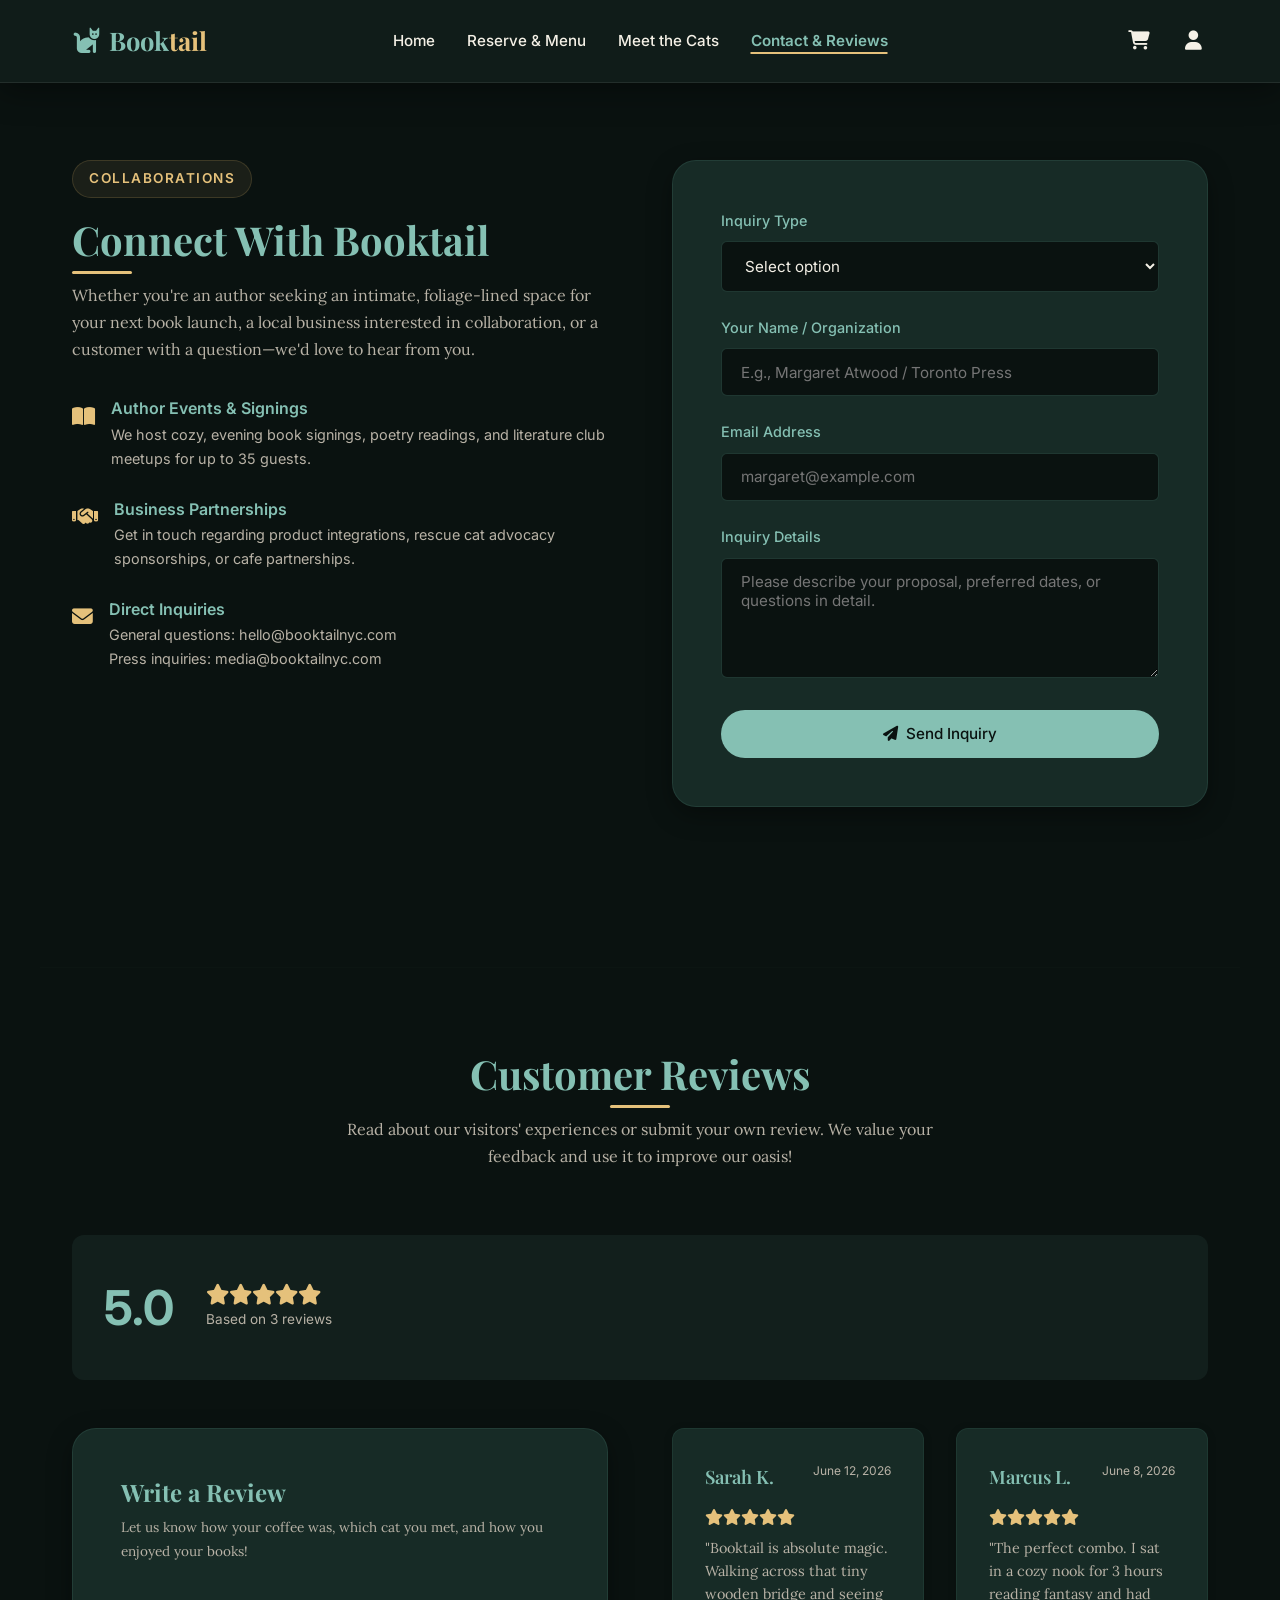
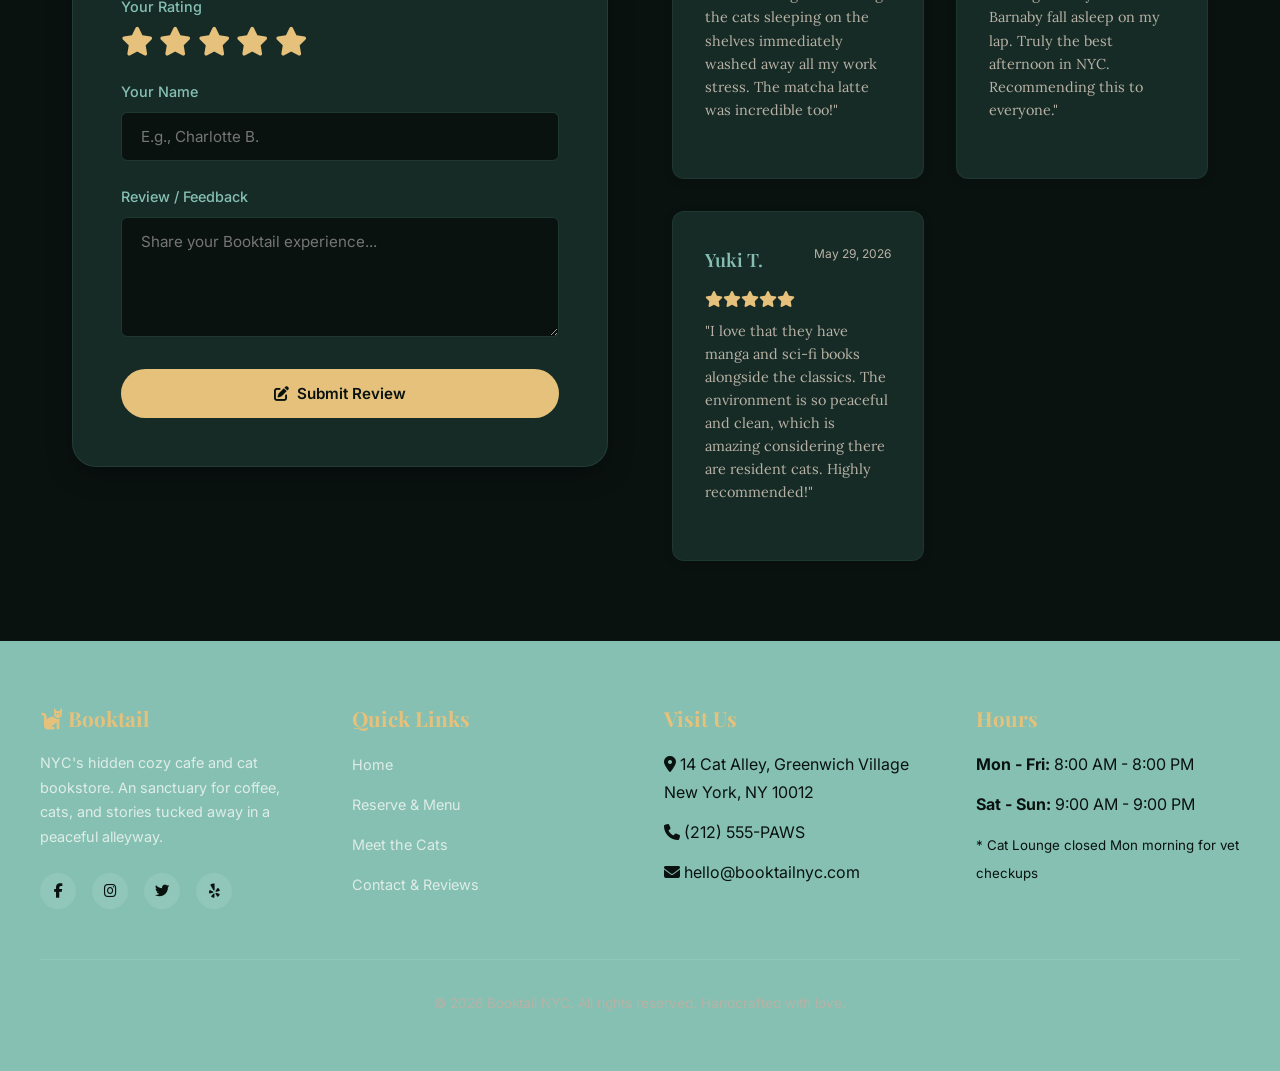
<file: contact.html>
<!DOCTYPE html>
<html lang="en">
<head>
  <meta charset="UTF-8">
  <meta name="viewport" content="width=device-width, initial-scale=1.0">
  <title>Contact Us & Reviews | Booktail NYC</title>
  <meta name="description" content="Get in touch with Booktail NYC for book signings, business inquiries, or general collaborations. Read customer reviews and submit your own feedback.">
  <link rel="stylesheet" href="styles.css?v=4">
  <link rel="stylesheet" href="https://cdnjs.cloudflare.com/ajax/libs/font-awesome/6.4.0/css/all.min.css">
</head>
<body>

  <!-- Navigation Header -->
  <header id="main-header">
    <nav class="navbar" id="main-navbar">
      <a href="index.html" class="logo" id="nav-logo">
        <i class="fa-solid fa-cat"></i> Book<span>tail</span>
      </a>
      <ul class="nav-links" id="nav-links-menu">
        <li><a href="index.html" id="link-home">Home</a></li>
        <li><a href="reserve.html" id="link-reserve">Reserve & Menu</a></li>
        <li><a href="about.html" id="link-about">Meet the Cats</a></li>
        <li><a href="contact.html" class="active" id="link-contact">Contact & Reviews</a></li>
      </ul>
      <div class="nav-actions">
        <a href="cart.html" id="link-cart" style="position: relative;" aria-label="Cart">
          <i class="fa-solid fa-cart-shopping"></i>
          <span id="nav-cart-badge" style="position: absolute; top: -8px; right: -12px; background: var(--accent-gold); color: var(--color-text-dark); font-size: 0.7rem; font-weight: bold; border-radius: 50%; padding: 2px 6px; display: none;">0</span>
        </a>
        <a href="login.html" id="link-login-profile" aria-label="Login or Profile">
          <i class="fa-solid fa-user"></i>
        </a>
      </div>
      <button class="menu-toggle" id="mobile-menu-toggle" aria-label="Toggle Navigation Menu">
        <i class="fa-solid fa-bars"></i>
      </button>
    </nav>
  </header>

  <main id="contact-main">
    
    <!-- Contact/Business inquiries section -->
    <section class="contact-inquiry-section" id="inquiries-section">
      <div class="contact-layout" id="contact-layout-container">
        
        <!-- Contact details / Event description -->
        <div class="contact-details-box" id="contact-details-text">
          <span class="highlight-badge">Collaborations</span>
          <h2>Connect With Booktail</h2>
          <p>Whether you're an author seeking an intimate, foliage-lined space for your next book launch, a local business interested in collaboration, or a customer with a question—we'd love to hear from you.</p>
          
          <div class="contact-info-list" id="contact-channels">
            <div class="contact-info-item">
              <div class="contact-info-icon"><i class="fa-solid fa-book-open"></i></div>
              <div>
                <span class="contact-info-title">Author Events & Signings</span>
                <p style="margin-bottom: 0; font-size: 0.9rem;">We host cozy, evening book signings, poetry readings, and literature club meetups for up to 35 guests.</p>
              </div>
            </div>
            <div class="contact-info-item">
              <div class="contact-info-icon"><i class="fa-solid fa-handshake"></i></div>
              <div>
                <span class="contact-info-title">Business Partnerships</span>
                <p style="margin-bottom: 0; font-size: 0.9rem;">Get in touch regarding product integrations, rescue cat advocacy sponsorships, or cafe partnerships.</p>
              </div>
            </div>
            <div class="contact-info-item">
              <div class="contact-info-icon"><i class="fa-solid fa-envelope"></i></div>
              <div>
                <span class="contact-info-title">Direct Inquiries</span>
                <p style="margin-bottom: 0; font-size: 0.9rem;">General questions: hello@booktailnyc.com<br>Press inquiries: media@booktailnyc.com</p>
              </div>
            </div>
          </div>
        </div>

        <!-- Contact Form Card -->
        <div class="contact-card" id="contact-form-card">
          <form id="contact-form">
            <div class="form-group">
              <label for="contact-reason">Inquiry Type</label>
              <select id="contact-reason" class="form-control" required>
                <option value="" disabled selected>Select option</option>
                <option value="signing">Host a Book Signing / Reading Event</option>
                <option value="collab">Business Collaboration / Partnership</option>
                <option value="general">General Customer Inquiry</option>
                <option value="press">Press & Media Inquiry</option>
              </select>
            </div>

            <div class="form-group">
              <label for="contact-name">Your Name / Organization</label>
              <input type="text" id="contact-name" class="form-control" placeholder="E.g., Margaret Atwood / Toronto Press" required>
            </div>

            <div class="form-group">
              <label for="contact-email">Email Address</label>
              <input type="email" id="contact-email" class="form-control" placeholder="margaret@example.com" required>
            </div>

            <div class="form-group">
              <label for="contact-message">Inquiry Details</label>
              <textarea id="contact-message" class="form-control" placeholder="Please describe your proposal, preferred dates, or questions in detail." required></textarea>
            </div>

            <button type="submit" class="btn btn-primary" id="btn-submit-contact" style="width: 100%;">
              <i class="fa-solid fa-paper-plane"></i> Send Inquiry
            </button>
          </form>
        </div>

      </div>
    </section>

    <!-- Reviews Section -->
    <section class="reviews-section-wrapper" id="reviews-section">
      <h2 class="center-header" id="reviews-heading">Customer Reviews</h2>
      <p style="text-align: center; max-width: 600px; margin: 1rem auto 4rem;" id="reviews-subheading">
        Read about our visitors' experiences or submit your own review. We value your feedback and use it to improve our oasis!
      </p>

      <div class="reviews-summary" id="reviews-summary-dashboard">
        <div class="reviews-summary-large" id="avg-rating-value">4.9</div>
        <div>
          <div class="reviews-summary-stars" id="avg-stars-container">
            <i class="fa-solid fa-star"></i>
            <i class="fa-solid fa-star"></i>
            <i class="fa-solid fa-star"></i>
            <i class="fa-solid fa-star"></i>
            <i class="fa-solid fa-star"></i>
          </div>
          <div class="reviews-summary-count" id="total-reviews-count">Based on 3 reviews</div>
        </div>
      </div>

      <div class="contact-layout" id="reviews-layout-grid">
        
        <!-- Submit Review Card -->
        <div class="contact-card" id="submit-review-card">
          <h3>Write a Review</h3>
          <p style="font-size: 0.85rem; margin-bottom: 2rem;">Let us know how your coffee was, which cat you met, and how you enjoyed your books!</p>
          
          <form id="review-form">
            <div class="form-group">
              <label>Your Rating</label>
              <div class="star-rating-container" id="star-rating-selector">
                <i class="fa-solid fa-star star-rating-btn" data-value="1"></i>
                <i class="fa-solid fa-star star-rating-btn" data-value="2"></i>
                <i class="fa-solid fa-star star-rating-btn" data-value="3"></i>
                <i class="fa-solid fa-star star-rating-btn" data-value="4"></i>
                <i class="fa-solid fa-star star-rating-btn" data-value="5"></i>
              </div>
              <input type="hidden" id="review-rating" value="5" required>
            </div>

            <div class="form-group">
              <label for="review-author-name">Your Name</label>
              <input type="text" id="review-author-name" class="form-control" placeholder="E.g., Charlotte B." required>
            </div>

            <div class="form-group">
              <label for="review-comment-text">Review / Feedback</label>
              <textarea id="review-comment-text" class="form-control" placeholder="Share your Booktail experience..." required></textarea>
            </div>

            <button type="submit" class="btn btn-gold" id="btn-submit-review" style="width: 100%;">
              <i class="fa-solid fa-pen-to-square"></i> Submit Review
            </button>
          </form>
        </div>

        <!-- Reviews Feed List -->
        <div class="reviews-feed-container" id="reviews-feed-wrapper">
          <div class="reviews-feed" id="reviews-feed">
            <!-- Populated via Javascript -->
          </div>
        </div>

      </div>
    </section>

    <!-- Success Confirmation Modal -->
    <div class="modal-overlay" id="success-modal-overlay">
      <div class="modal-box" id="success-modal-content">
        <div class="modal-icon" id="success-modal-icon"><i class="fa-solid fa-circle-check"></i></div>
        <h3 id="success-modal-heading">Message Sent!</h3>
        <p id="success-modal-message">We have received your details. A confirmation email has been sent to your address.</p>
        <button class="btn btn-primary" id="success-modal-close-btn">Done</button>
      </div>
    </div>

  </main>

  <!-- Footer -->
  <footer id="main-footer">
    <div class="footer-content" id="footer-sections">
      <div class="footer-section" id="footer-about">
        <h3><i class="fa-solid fa-cat"></i> Booktail</h3>
        <p>NYC's hidden cozy cafe and cat bookstore. An sanctuary for coffee, cats, and stories tucked away in a peaceful alleyway.</p>
        <div class="social-links" id="footer-socials">
          <a href="#" aria-label="Facebook"><i class="fa-brands fa-facebook-f"></i></a>
          <a href="#" aria-label="Instagram"><i class="fa-brands fa-instagram"></i></a>
          <a href="#" aria-label="Twitter"><i class="fa-brands fa-twitter"></i></a>
          <a href="#" aria-label="Yelp"><i class="fa-brands fa-yelp"></i></a>
        </div>
      </div>
      <div class="footer-section" id="footer-links">
        <h3>Quick Links</h3>
        <ul>
          <li><a href="index.html">Home</a></li>
          <li><a href="reserve.html">Reserve & Menu</a></li>
          <li><a href="about.html">Meet the Cats</a></li>
          <li><a href="contact.html">Contact & Reviews</a></li>
        </ul>
      </div>
      <div class="footer-section" id="footer-contact">
        <h3>Visit Us</h3>
        <ul>
          <li><i class="fa-solid fa-location-dot"></i> 14 Cat Alley, Greenwich Village<br>New York, NY 10012</li>
          <li><i class="fa-solid fa-phone"></i> (212) 555-PAWS</li>
          <li><i class="fa-solid fa-envelope"></i> hello@booktailnyc.com</li>
        </ul>
      </div>
      <div class="footer-section" id="footer-hours">
        <h3>Hours</h3>
        <ul>
          <li><strong>Mon - Fri:</strong> 8:00 AM - 8:00 PM</li>
          <li><strong>Sat - Sun:</strong> 9:00 AM - 9:00 PM</li>
          <li><small>* Cat Lounge closed Mon morning for vet checkups</small></li>
        </ul>
      </div>
    </div>
    <div class="footer-bottom" id="footer-copyright">
      <p>&copy; 2026 Booktail NYC. All rights reserved. Handcrafted with love.</p>
    </div>
  </footer>

  <script src="app.js"></script>
</body>
</html>
</file>
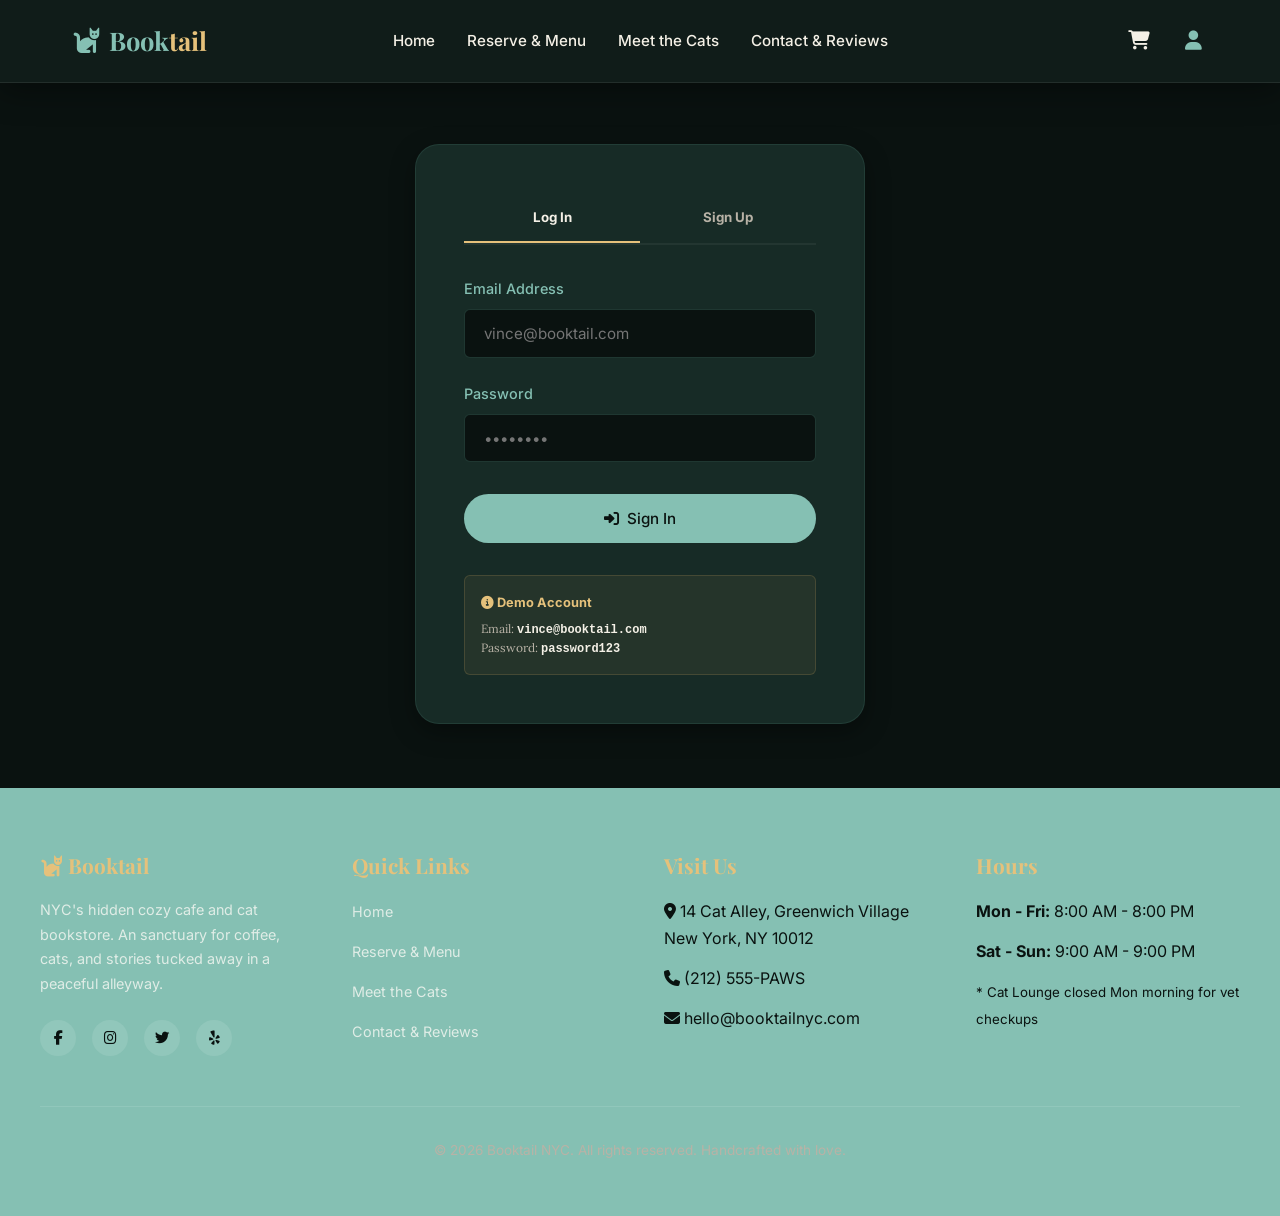
<file: login.html>
<!DOCTYPE html>
<html lang="en">
<head>
  <meta charset="UTF-8">
  <meta name="viewport" content="width=device-width, initial-scale=1.0">
  <title>Login & Registration | Booktail NYC</title>
  <meta name="description" content="Sign in or register for a Booktail account to book reservations, track rentals, pre-order from the menu, and view your order history.">
  <link rel="stylesheet" href="styles.css?v=4">
  <link rel="stylesheet" href="https://cdnjs.cloudflare.com/ajax/libs/font-awesome/6.4.0/css/all.min.css">
</head>
<body>

  <!-- Navigation Header -->
  <header id="main-header">
    <nav class="navbar" id="main-navbar">
      <a href="index.html" class="logo" id="nav-logo">
        <i class="fa-solid fa-cat"></i> Book<span>tail</span>
      </a>
      <ul class="nav-links" id="nav-links-menu">
        <li><a href="index.html" id="link-home">Home</a></li>
        <li><a href="reserve.html" id="link-reserve">Reserve & Menu</a></li>
        <li><a href="about.html" id="link-about">Meet the Cats</a></li>
        <li><a href="contact.html" id="link-contact">Contact & Reviews</a></li>
      </ul>
      <div class="nav-actions">
        <a href="cart.html" id="link-cart" style="position: relative;" aria-label="Cart">
          <i class="fa-solid fa-cart-shopping"></i>
          <span id="nav-cart-badge" style="position: absolute; top: -8px; right: -12px; background: var(--accent-gold); color: var(--color-text-dark); font-size: 0.7rem; font-weight: bold; border-radius: 50%; padding: 2px 6px; display: none;">0</span>
        </a>
        <a href="login.html" class="active" id="link-login-profile" aria-label="Login or Profile">
          <i class="fa-solid fa-user"></i>
        </a>
      </div>
      <button class="menu-toggle" id="mobile-menu-toggle" aria-label="Toggle Navigation Menu">
        <i class="fa-solid fa-bars"></i>
      </button>
    </nav>
  </header>

  <main id="login-main" style="display: flex; align-items: center; justify-content: center; min-height: 70vh; padding: 4rem 2rem;">
    <div class="contact-card" style="max-width: 450px; width: 100%; padding: 3rem;" id="auth-portal-card">
      
      <!-- Authentication Tabs -->
      <div style="display: flex; border-bottom: 2px solid rgba(255, 255, 255, 0.05); margin-bottom: 2rem;" id="auth-tabs">
        <button id="tab-btn-login" style="flex: 1; padding: 1rem; background: none; border: none; border-bottom: 2px solid var(--accent-gold); color: var(--color-text); font-family: var(--font-ui); font-weight: bold; cursor: pointer; transition: var(--transition-smooth);">Log In</button>
        <button id="tab-btn-signup" style="flex: 1; padding: 1rem; background: none; border: none; border-bottom: 2px solid transparent; color: var(--color-text-light); font-family: var(--font-ui); font-weight: bold; cursor: pointer; transition: var(--transition-smooth);">Sign Up</button>
      </div>

      <!-- Login Form Panel -->
      <div id="login-panel">
        <form id="login-form">
          <div class="form-group">
            <label for="login-email">Email Address</label>
            <input type="email" id="login-email" class="form-control" placeholder="vince@booktail.com" required>
          </div>
          
          <div class="form-group" style="margin-bottom: 2rem;">
            <label for="login-password">Password</label>
            <input type="password" id="login-password" class="form-control" placeholder="••••••••" required>
          </div>

          <button type="submit" class="btn btn-primary" id="btn-submit-login" style="width: 100%;">
            <i class="fa-solid fa-right-to-bracket"></i> Sign In
          </button>
        </form>

        <!-- Demo Account Hint Box -->
        <div style="background: rgba(197, 160, 89, 0.08); border: 1px solid rgba(197, 160, 89, 0.2); border-radius: var(--border-radius-sm); padding: 1rem; margin-top: 2rem;" id="demo-hint-box">
          <span style="font-family: var(--font-ui); font-weight: bold; font-size: 0.8rem; color: var(--accent-gold); display: block; margin-bottom: 0.4rem;">
            <i class="fa-solid fa-circle-info"></i> Demo Account
          </span>
          <p style="font-size: 0.75rem; color: var(--color-text-light); line-height: 1.5; margin-bottom: 0;">
            Email: <code style="color: var(--color-text); font-weight: bold;">vince@booktail.com</code><br>
            Password: <code style="color: var(--color-text); font-weight: bold;">password123</code>
          </p>
        </div>
      </div>

      <!-- Signup Form Panel (Hidden by default) -->
      <div id="signup-panel" style="display: none;">
        <form id="signup-form">
          <div class="form-group">
            <label for="signup-name">Full Name</label>
            <input type="text" id="signup-name" class="form-control" placeholder="E.g., Margaret Atwood" required>
          </div>

          <div class="form-group">
            <label for="signup-email">Email Address</label>
            <input type="email" id="signup-email" class="form-control" placeholder="margaret@example.com" required>
          </div>

          <div class="form-group">
            <label for="signup-password">Password</label>
            <input type="password" id="signup-password" class="form-control" placeholder="Minimum 6 characters" minlength="6" required>
          </div>

          <div class="form-group" style="margin-bottom: 2rem;">
            <label for="signup-confirm-password">Confirm Password</label>
            <input type="password" id="signup-confirm-password" class="form-control" placeholder="Confirm password" minlength="6" required>
          </div>

          <button type="submit" class="btn btn-gold" id="btn-submit-signup" style="width: 100%;">
            <i class="fa-solid fa-user-plus"></i> Create Account
          </button>
        </form>
      </div>

      <!-- Error feedback block -->
      <div id="auth-error-message" style="display: none; background: rgba(226, 92, 89, 0.1); border: 1px solid rgba(226, 92, 89, 0.3); color: var(--color-danger); border-radius: var(--border-radius-sm); padding: 0.8rem 1rem; margin-top: 1.5rem; font-size: 0.8rem; font-family: var(--font-ui); text-align: center;">
        <!-- Error text will go here -->
      </div>

    </div>
  </main>

  <!-- Footer -->
  <footer id="main-footer">
    <div class="footer-content" id="footer-sections">
      <div class="footer-section" id="footer-about">
        <h3><i class="fa-solid fa-cat"></i> Booktail</h3>
        <p>NYC's hidden cozy cafe and cat bookstore. An sanctuary for coffee, cats, and stories tucked away in a peaceful alleyway.</p>
        <div class="social-links" id="footer-socials">
          <a href="#" aria-label="Facebook"><i class="fa-brands fa-facebook-f"></i></a>
          <a href="#" aria-label="Instagram"><i class="fa-brands fa-instagram"></i></a>
          <a href="#" aria-label="Twitter"><i class="fa-brands fa-twitter"></i></a>
          <a href="#" aria-label="Yelp"><i class="fa-brands fa-yelp"></i></a>
        </div>
      </div>
      <div class="footer-section" id="footer-links">
        <h3>Quick Links</h3>
        <ul>
          <li><a href="index.html">Home</a></li>
          <li><a href="reserve.html">Reserve & Menu</a></li>
          <li><a href="about.html">Meet the Cats</a></li>
          <li><a href="contact.html">Contact & Reviews</a></li>
        </ul>
      </div>
      <div class="footer-section" id="footer-contact">
        <h3>Visit Us</h3>
        <ul>
          <li><i class="fa-solid fa-location-dot"></i> 14 Cat Alley, Greenwich Village<br>New York, NY 10012</li>
          <li><i class="fa-solid fa-phone"></i> (212) 555-PAWS</li>
          <li><i class="fa-solid fa-envelope"></i> hello@booktailnyc.com</li>
        </ul>
      </div>
      <div class="footer-section" id="footer-hours">
        <h3>Hours</h3>
        <ul>
          <li><strong>Mon - Fri:</strong> 8:00 AM - 8:00 PM</li>
          <li><strong>Sat - Sun:</strong> 9:00 AM - 9:00 PM</li>
          <li><small>* Cat Lounge closed Mon morning for vet checkups</small></li>
        </ul>
      </div>
    </div>
    <div class="footer-bottom" id="footer-copyright">
      <p>&copy; 2026 Booktail NYC. All rights reserved. Handcrafted with love.</p>
    </div>
  </footer>

  <script src="app.js"></script>
</body>
</html>
</file>
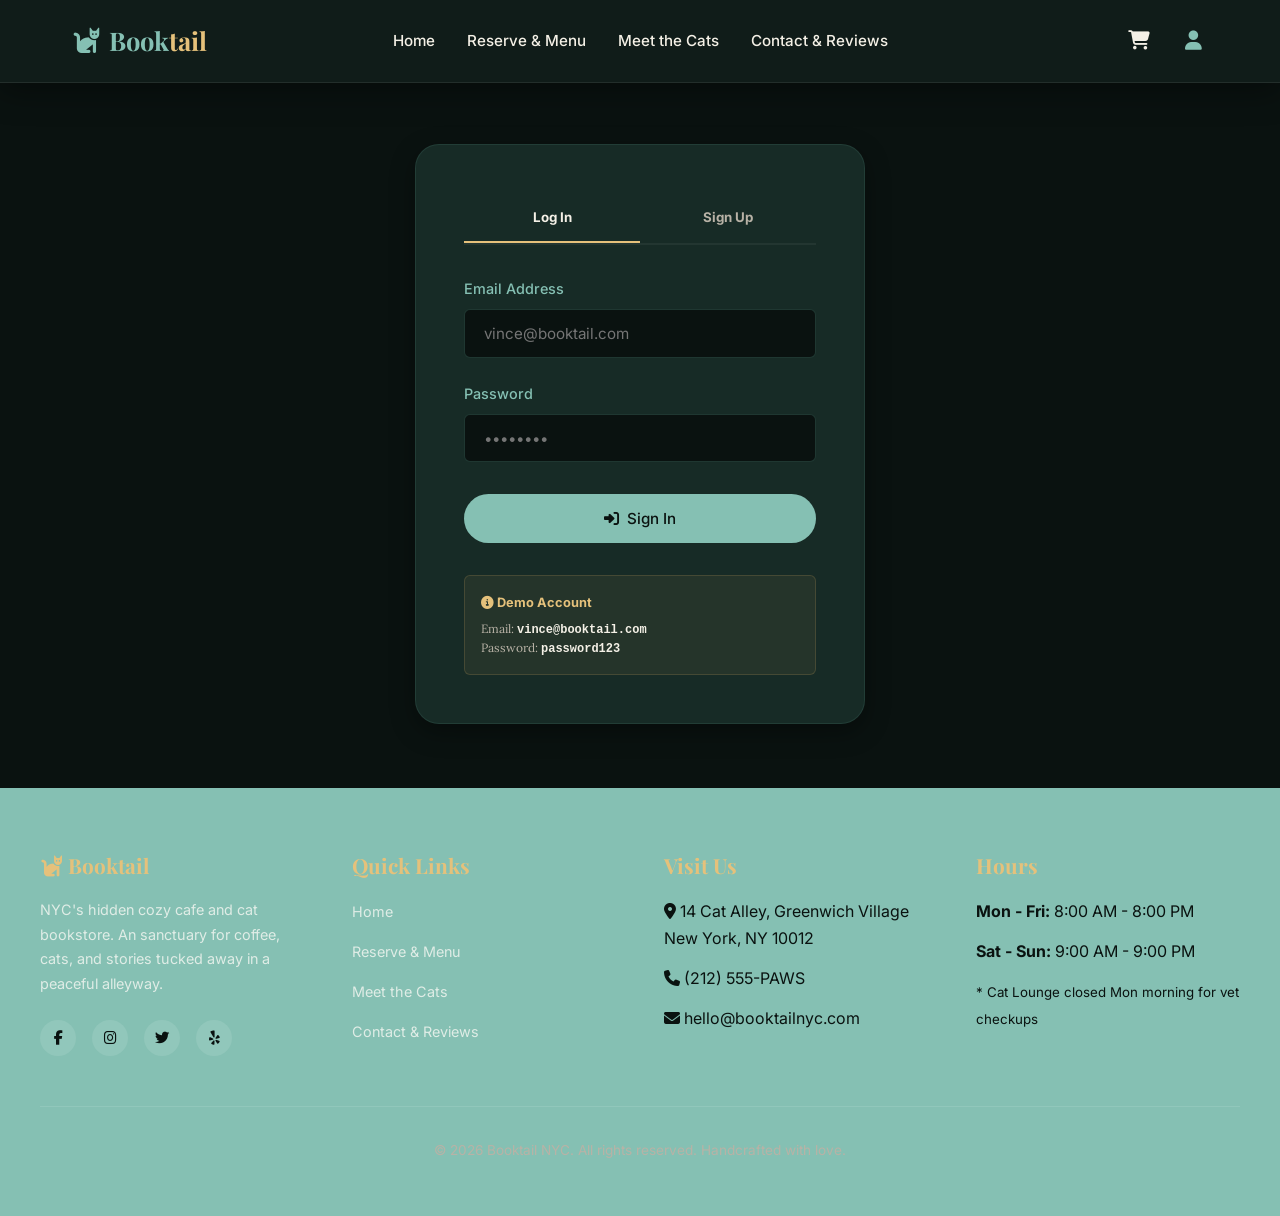
<file: profile.html>
<!DOCTYPE html>
<html lang="en">
<head>
  <meta charset="UTF-8">
  <meta name="viewport" content="width=device-width, initial-scale=1.0">
  <title>User Profile Dashboard | Booktail NYC</title>
  <meta name="description" content="View your Booktail profile, track your table reservations, check your book rental statuses, and review your past order history.">
  <link rel="stylesheet" href="styles.css?v=4">
  <link rel="stylesheet" href="https://cdnjs.cloudflare.com/ajax/libs/font-awesome/6.4.0/css/all.min.css">
</head>
<body>

  <!-- Navigation Header -->
  <header id="main-header">
    <nav class="navbar" id="main-navbar">
      <a href="index.html" class="logo" id="nav-logo">
        <i class="fa-solid fa-cat"></i> Book<span>tail</span>
      </a>
      <ul class="nav-links" id="nav-links-menu">
        <li><a href="index.html" id="link-home">Home</a></li>
        <li><a href="reserve.html" id="link-reserve">Reserve & Menu</a></li>
        <li><a href="about.html" id="link-about">Meet the Cats</a></li>
        <li><a href="contact.html" id="link-contact">Contact & Reviews</a></li>
      </ul>
      <div class="nav-actions">
        <a href="cart.html" id="link-cart" style="position: relative;" aria-label="Cart">
          <i class="fa-solid fa-cart-shopping"></i>
          <span id="nav-cart-badge" style="position: absolute; top: -8px; right: -12px; background: var(--accent-gold); color: var(--color-text-dark); font-size: 0.7rem; font-weight: bold; border-radius: 50%; padding: 2px 6px; display: none;">0</span>
        </a>
        <a href="profile.html" class="active" id="link-login-profile" aria-label="Login or Profile">
          <i class="fa-solid fa-user"></i>
        </a>
      </div>
      <button class="menu-toggle" id="mobile-menu-toggle" aria-label="Toggle Navigation Menu">
        <i class="fa-solid fa-bars"></i>
      </button>
    </nav>
  </header>

  <main id="profile-main" style="padding: 4rem 2rem;">
    <section class="profile-section" id="profile-layout-container" style="max-width: var(--max-width); margin: 0 auto;">
      
      <div class="contact-layout" id="profile-grid">
        
        <!-- User Info Details (Left Column) -->
        <div class="profile-info-column" id="profile-details-wrapper">
          <div class="contact-card" style="padding: 3rem; text-align: center;" id="profile-details-card">
            
            <!-- User Avatar Icon -->
            <div style="width: 100px; height: 100px; border-radius: 50%; background-color: var(--bg-secondary); border: 2px solid var(--accent-gold); display: flex; align-items: center; justify-content: center; margin: 0 auto 1.5rem; font-size: 3rem; color: var(--accent-gold);" id="profile-avatar">
              <i class="fa-solid fa-user-tie"></i>
            </div>
            
            <h3 id="profile-user-name" style="margin-bottom: 0.2rem;">Vincent Zhou</h3>
            <span class="highlight-badge" style="font-size: 0.75rem;" id="profile-user-badge">VIP Feline Lover</span>
            
            <div style="margin: 2rem 0; text-align: left; border-top: 1px dashed rgba(255, 255, 255, 0.1); padding-top: 2rem;" id="profile-metadata">
              <div style="display: flex; justify-content: space-between; font-size: 0.85rem; margin-bottom: 0.8rem; font-family: var(--font-ui);">
                <span style="color: var(--color-text-light);">Email:</span>
                <span id="profile-user-email" style="font-weight: 500; color: var(--color-text);">vince@booktail.com</span>
              </div>
              <div style="display: flex; justify-content: space-between; font-size: 0.85rem; margin-bottom: 0.8rem; font-family: var(--font-ui);">
                <span style="color: var(--color-text-light);">Joined:</span>
                <span style="font-weight: 500; color: var(--color-text);">June 2026</span>
              </div>
            </div>

            <button class="btn btn-secondary btn-sm" id="btn-logout" style="width: 100%; border-color: var(--color-danger); color: var(--color-danger);">
              <i class="fa-solid fa-right-from-bracket"></i> Log Out
            </button>

          </div>
        </div>

        <!-- Past Order History (Right Column) -->
        <div class="profile-orders-column" id="profile-history-wrapper">
          <div class="contact-card" style="padding: 3rem;" id="profile-history-card">
            <h3>Your Order History</h3>
            <p style="font-size: 0.85rem; margin-bottom: 2.5rem;">Review details of your past table reservations, book rentals, and food orders.</p>
            
            <div id="profile-orders-empty-state" style="display: none; text-align: center; padding: 4rem 2rem;">
              <div style="font-size: 4rem; color: var(--color-text-light); opacity: 0.3; margin-bottom: 1.5rem;"><i class="fa-solid fa-folder-open"></i></div>
              <h4>No orders yet!</h4>
              <p style="font-size: 0.9rem; margin-top: 0.5rem; margin-bottom: 2rem;">When you complete a checkout, your bookings and receipts will show up here.</p>
              <a href="reserve.html" class="btn btn-gold btn-sm"><i class="fa-solid fa-calendar-days"></i> Make a Booking</a>
            </div>

            <div class="profile-orders-list" id="profile-orders-list">
              <!-- Dynamically populated via JS -->
            </div>
          </div>
        </div>

      </div>

    </section>
  </main>

  <!-- Footer -->
  <footer id="main-footer">
    <div class="footer-content" id="footer-sections">
      <div class="footer-section" id="footer-about">
        <h3><i class="fa-solid fa-cat"></i> Booktail</h3>
        <p>NYC's hidden cozy cafe and cat bookstore. An sanctuary for coffee, cats, and stories tucked away in a peaceful alleyway.</p>
        <div class="social-links" id="footer-socials">
          <a href="#" aria-label="Facebook"><i class="fa-brands fa-facebook-f"></i></a>
          <a href="#" aria-label="Instagram"><i class="fa-brands fa-instagram"></i></a>
          <a href="#" aria-label="Twitter"><i class="fa-brands fa-twitter"></i></a>
          <a href="#" aria-label="Yelp"><i class="fa-brands fa-yelp"></i></a>
        </div>
      </div>
      <div class="footer-section" id="footer-links">
        <h3>Quick Links</h3>
        <ul>
          <li><a href="index.html">Home</a></li>
          <li><a href="reserve.html">Reserve & Menu</a></li>
          <li><a href="about.html">Meet the Cats</a></li>
          <li><a href="contact.html">Contact & Reviews</a></li>
        </ul>
      </div>
      <div class="footer-section" id="footer-contact">
        <h3>Visit Us</h3>
        <ul>
          <li><i class="fa-solid fa-location-dot"></i> 14 Cat Alley, Greenwich Village<br>New York, NY 10012</li>
          <li><i class="fa-solid fa-phone"></i> (212) 555-PAWS</li>
          <li><i class="fa-solid fa-envelope"></i> hello@booktailnyc.com</li>
        </ul>
      </div>
      <div class="footer-section" id="footer-hours">
        <h3>Hours</h3>
        <ul>
          <li><strong>Mon - Fri:</strong> 8:00 AM - 8:00 PM</li>
          <li><strong>Sat - Sun:</strong> 9:00 AM - 9:00 PM</li>
          <li><small>* Cat Lounge closed Mon morning for vet checkups</small></li>
        </ul>
      </div>
    </div>
    <div class="footer-bottom" id="footer-copyright">
      <p>&copy; 2026 Booktail NYC. All rights reserved. Handcrafted with love.</p>
    </div>
  </footer>

  <script src="app.js"></script>
</body>
</html>
</file>
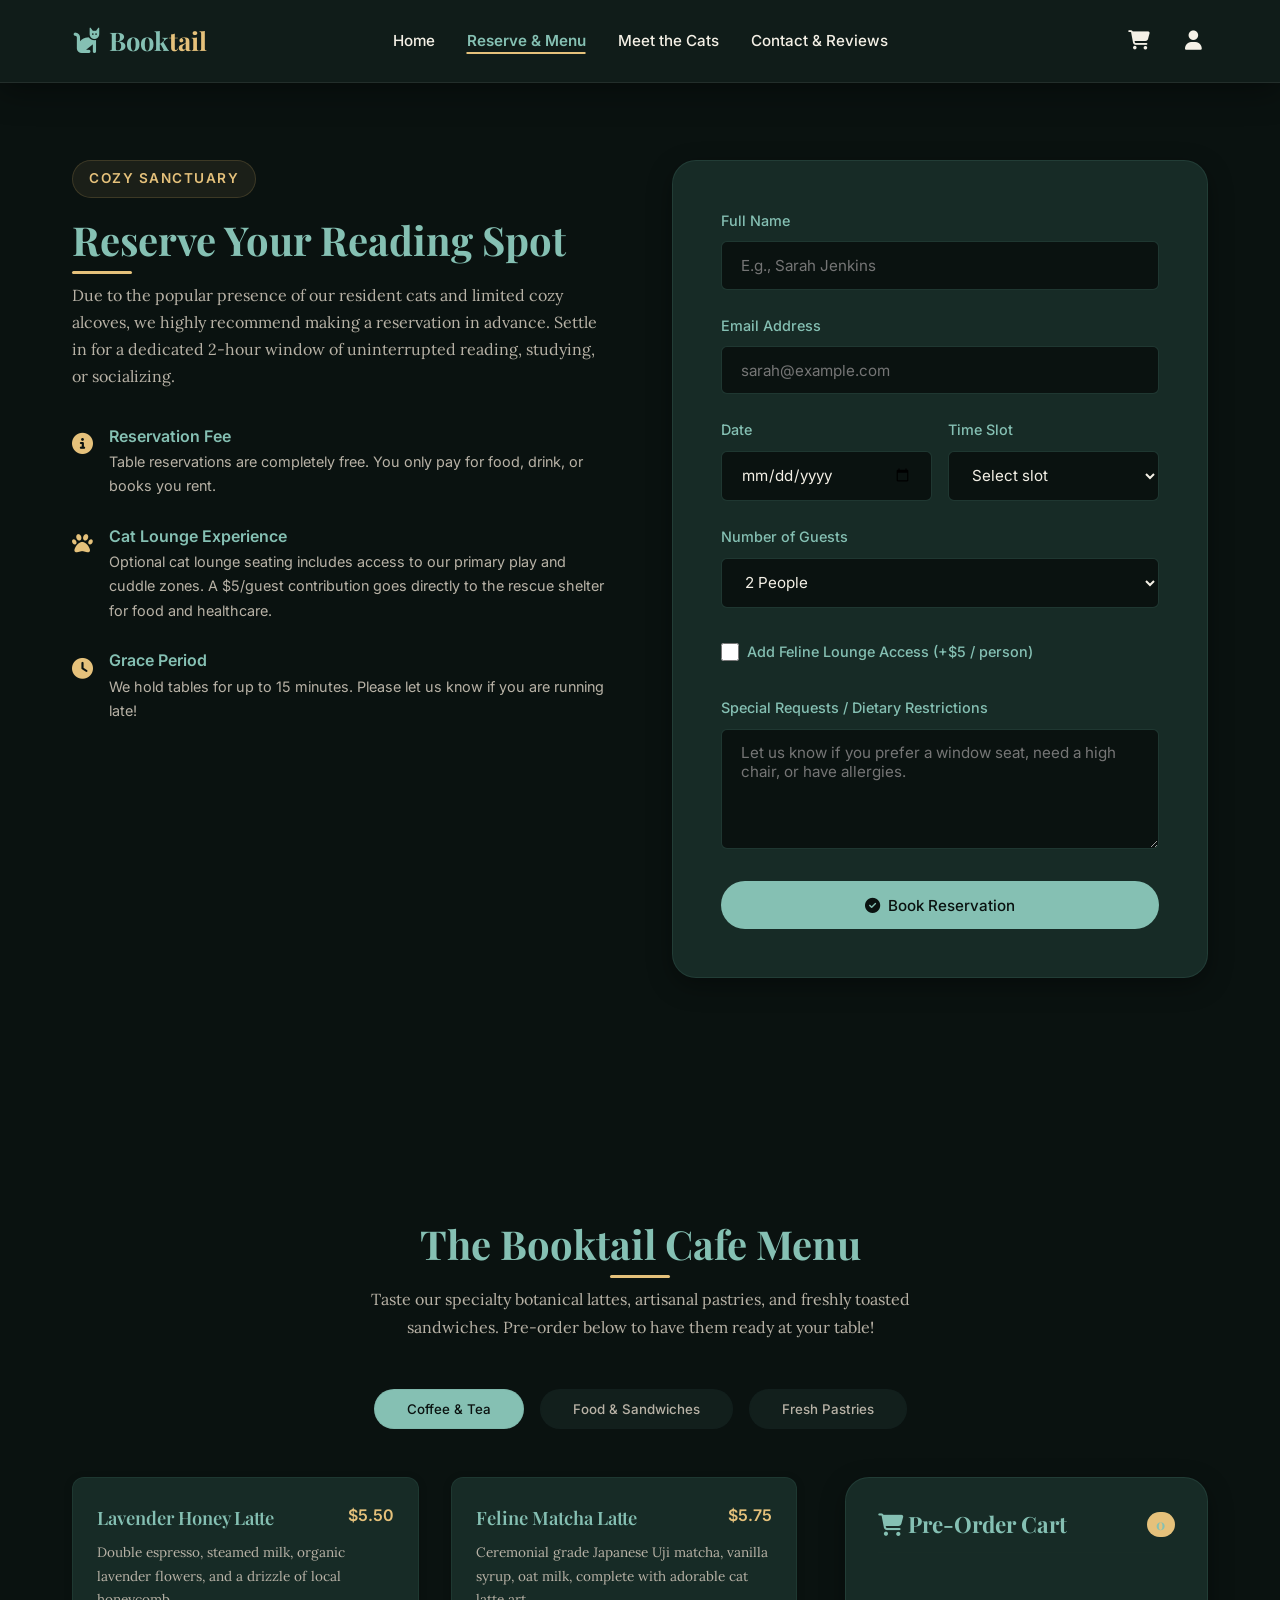
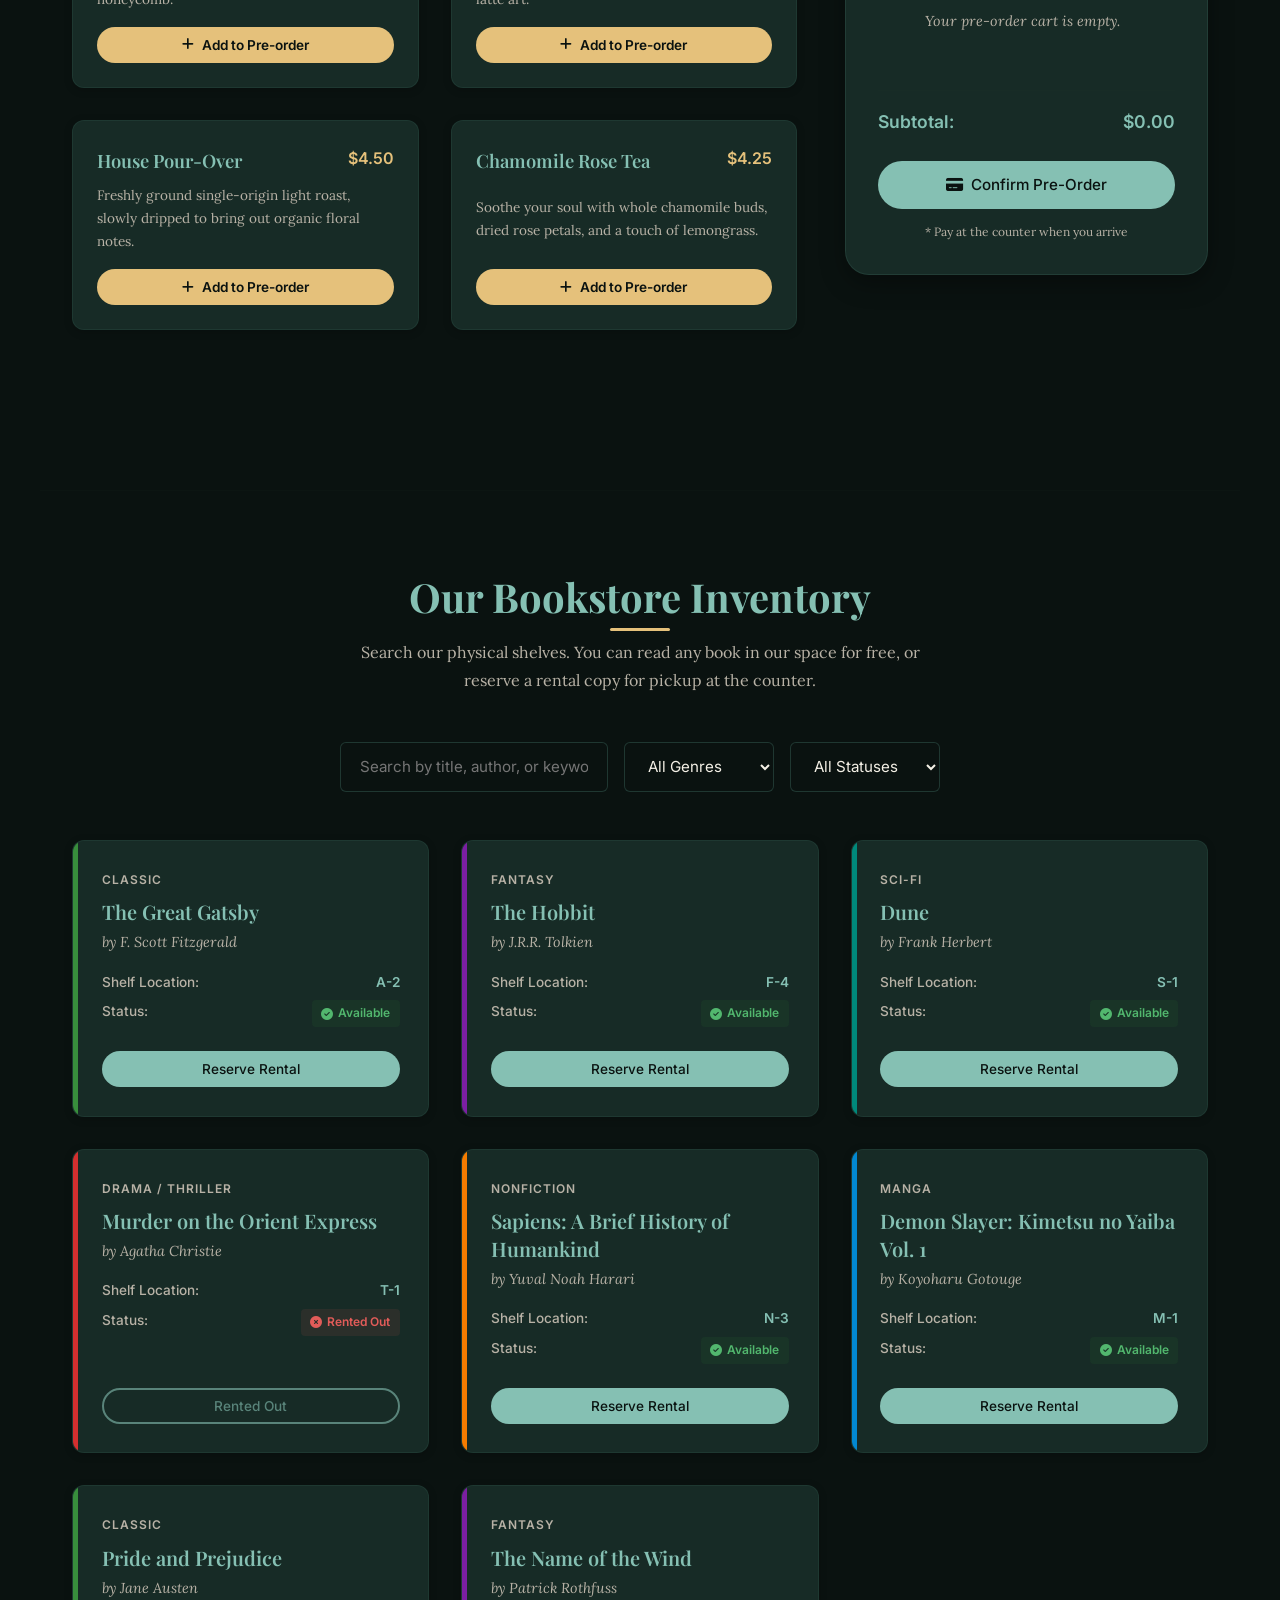
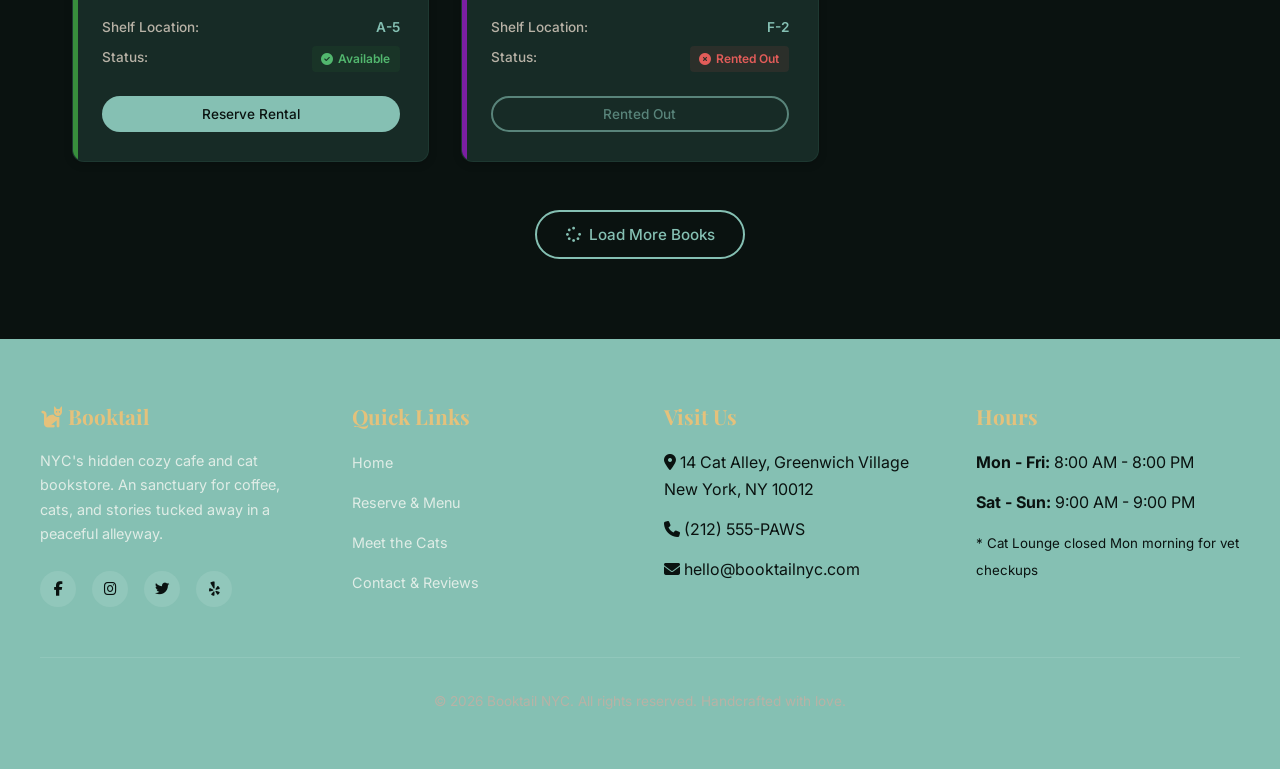
<file: reserve.html>
<!DOCTYPE html>
<html lang="en">
<head>
  <meta charset="UTF-8">
  <meta name="viewport" content="width=device-width, initial-scale=1.0">
  <title>Reservations & Menu | Booktail NYC</title>
  <meta name="description" content="Book a cozy table at Booktail NYC, pre-order from our coffee and pastry menu, or browse and reserve books from our live inventory.">
  <link rel="stylesheet" href="styles.css?v=4">
  <link rel="stylesheet" href="https://cdnjs.cloudflare.com/ajax/libs/font-awesome/6.4.0/css/all.min.css">
</head>
<body>

  <!-- Navigation Header -->
  <header id="main-header">
    <nav class="navbar" id="main-navbar">
      <a href="index.html" class="logo" id="nav-logo">
        <i class="fa-solid fa-cat"></i> Book<span>tail</span>
      </a>
      <ul class="nav-links" id="nav-links-menu">
        <li><a href="index.html" id="link-home">Home</a></li>
        <li><a href="reserve.html" class="active" id="link-reserve">Reserve & Menu</a></li>
        <li><a href="about.html" id="link-about">Meet the Cats</a></li>
        <li><a href="contact.html" id="link-contact">Contact & Reviews</a></li>
      </ul>
      <div class="nav-actions">
        <a href="cart.html" id="link-cart" style="position: relative;" aria-label="Cart">
          <i class="fa-solid fa-cart-shopping"></i>
          <span id="nav-cart-badge" style="position: absolute; top: -8px; right: -12px; background: var(--accent-gold); color: var(--color-text-dark); font-size: 0.7rem; font-weight: bold; border-radius: 50%; padding: 2px 6px; display: none;">0</span>
        </a>
        <a href="login.html" id="link-login-profile" aria-label="Login or Profile">
          <i class="fa-solid fa-user"></i>
        </a>
      </div>
      <button class="menu-toggle" id="mobile-menu-toggle" aria-label="Toggle Navigation Menu">
        <i class="fa-solid fa-bars"></i>
      </button>
    </nav>
  </header>

  <main id="reserve-main">
    
    <!-- Reservation Section -->
    <section class="reservation-section" id="booking-section">
      <div class="reserve-layout" id="reserve-layout-container">
        
        <!-- Booking Info / Text -->
        <div class="reserve-info" id="reserve-info-text">
          <span class="highlight-badge">Cozy Sanctuary</span>
          <h2>Reserve Your Reading Spot</h2>
          <p>Due to the popular presence of our resident cats and limited cozy alcoves, we highly recommend making a reservation in advance. Settle in for a dedicated 2-hour window of uninterrupted reading, studying, or socializing.</p>
          
          <div class="contact-info-list" id="booking-policy-list">
            <div class="contact-info-item">
              <div class="contact-info-icon"><i class="fa-solid fa-circle-info"></i></div>
              <div>
                <span class="contact-info-title">Reservation Fee</span>
                <p style="margin-bottom: 0; font-size: 0.9rem;">Table reservations are completely free. You only pay for food, drink, or books you rent.</p>
              </div>
            </div>
            <div class="contact-info-item">
              <div class="contact-info-icon"><i class="fa-solid fa-paw"></i></div>
              <div>
                <span class="contact-info-title">Cat Lounge Experience</span>
                <p style="margin-bottom: 0; font-size: 0.9rem;">Optional cat lounge seating includes access to our primary play and cuddle zones. A $5/guest contribution goes directly to the rescue shelter for food and healthcare.</p>
              </div>
            </div>
            <div class="contact-info-item">
              <div class="contact-info-icon"><i class="fa-solid fa-clock"></i></div>
              <div>
                <span class="contact-info-title">Grace Period</span>
                <p style="margin-bottom: 0; font-size: 0.9rem;">We hold tables for up to 15 minutes. Please let us know if you are running late!</p>
              </div>
            </div>
          </div>
        </div>

        <!-- Reservation Card Form -->
        <div class="reserve-card" id="booking-card-wrapper">
          <form id="reservation-form">
            <div class="form-group">
              <label for="reserve-name">Full Name</label>
              <input type="text" id="reserve-name" class="form-control" placeholder="E.g., Sarah Jenkins" required>
            </div>
            
            <div class="form-group">
              <label for="reserve-email">Email Address</label>
              <input type="email" id="reserve-email" class="form-control" placeholder="sarah@example.com" required>
            </div>

            <div style="display: grid; grid-template-columns: 1fr 1fr; gap: 1rem;">
              <div class="form-group">
                <label for="reserve-date">Date</label>
                <input type="date" id="reserve-date" class="form-control" required>
              </div>
              
              <div class="form-group">
                <label for="reserve-time">Time Slot</label>
                <select id="reserve-time" class="form-control" required>
                  <option value="" disabled selected>Select slot</option>
                  <option value="09:00">9:00 AM - 11:00 AM</option>
                  <option value="11:30">11:30 AM - 1:30 PM</option>
                  <option value="14:00">2:00 PM - 4:00 PM</option>
                  <option value="16:30">4:30 PM - 6:30 PM</option>
                  <option value="18:30">6:30 PM - 8:30 PM</option>
                </select>
              </div>
            </div>

            <div class="form-group">
              <label for="reserve-guests">Number of Guests</label>
              <select id="reserve-guests" class="form-control" required>
                <option value="1">1 Person</option>
                <option value="2" selected>2 People</option>
                <option value="3">3 People</option>
                <option value="4">4 People</option>
                <option value="6">5 - 6 People</option>
              </select>
            </div>

            <div class="form-group checkbox-group" style="margin: 2rem 0;">
              <input type="checkbox" id="reserve-cats" name="cat_lounge_access">
              <label for="reserve-cats" style="margin-bottom: 0; cursor: pointer;">
                Add Feline Lounge Access (+$5 / person)
              </label>
            </div>

            <div class="form-group">
              <label for="reserve-notes">Special Requests / Dietary Restrictions</label>
              <textarea id="reserve-notes" class="form-control" placeholder="Let us know if you prefer a window seat, need a high chair, or have allergies."></textarea>
            </div>

            <button type="submit" class="btn btn-primary" id="btn-submit-reservation" style="width: 100%;">
              <i class="fa-solid fa-circle-check"></i> Book Reservation
            </button>
          </form>
        </div>

      </div>
    </section>

    <!-- Cafe Menu & Pre-ordering Section -->
    <section class="menu-section" id="menu">
      <h2 class="center-header" id="menu-heading">The Booktail Cafe Menu</h2>
      <p style="text-align: center; max-width: 600px; margin: 1rem auto 3rem;" id="menu-subheading">
        Taste our specialty botanical lattes, artisanal pastries, and freshly toasted sandwiches. Pre-order below to have them ready at your table!
      </p>

      <!-- Tabs Navigation -->
      <ul class="menu-tabs" id="menu-tabs-nav">
        <li><button class="menu-tab-btn active" data-tab="coffee" id="tab-coffee">Coffee & Tea</button></li>
        <li><button class="menu-tab-btn" data-tab="food" id="tab-food">Food & Sandwiches</button></li>
        <li><button class="menu-tab-btn" data-tab="pastries" id="tab-pastries">Fresh Pastries</button></li>
      </ul>

      <!-- Tab Content + Cart Grid -->
      <div class="menu-container" id="menu-container-box">
        
        <!-- Menu Panels (Left) -->
        <div class="menu-panels" id="menu-panels-wrapper">
          
          <!-- Coffee Panel -->
          <div class="menu-panel active" id="panel-coffee">
            <div class="menu-grid">
              
              <div class="menu-item" data-id="c1">
                <div class="menu-item-header">
                  <span class="menu-item-title">Lavender Honey Latte</span>
                  <span class="menu-item-price">$5.50</span>
                </div>
                <p class="menu-item-desc">Double espresso, steamed milk, organic lavender flowers, and a drizzle of local honeycomb.</p>
                <button class="btn btn-gold btn-sm add-to-cart-btn" data-id="c1" data-name="Lavender Honey Latte" data-price="5.50">
                  <i class="fa-solid fa-plus"></i> Add to Pre-order
                </button>
              </div>

              <div class="menu-item" data-id="c2">
                <div class="menu-item-header">
                  <span class="menu-item-title">Feline Matcha Latte</span>
                  <span class="menu-item-price">$5.75</span>
                </div>
                <p class="menu-item-desc">Ceremonial grade Japanese Uji matcha, vanilla syrup, oat milk, complete with adorable cat latte art.</p>
                <button class="btn btn-gold btn-sm add-to-cart-btn" data-id="c2" data-name="Feline Matcha Latte" data-price="5.75">
                  <i class="fa-solid fa-plus"></i> Add to Pre-order
                </button>
              </div>

              <div class="menu-item" data-id="c3">
                <div class="menu-item-header">
                  <span class="menu-item-title">House Pour-Over</span>
                  <span class="menu-item-price">$4.50</span>
                </div>
                <p class="menu-item-desc">Freshly ground single-origin light roast, slowly dripped to bring out organic floral notes.</p>
                <button class="btn btn-gold btn-sm add-to-cart-btn" data-id="c3" data-name="House Pour-Over" data-price="4.50">
                  <i class="fa-solid fa-plus"></i> Add to Pre-order
                </button>
              </div>

              <div class="menu-item" data-id="c4">
                <div class="menu-item-header">
                  <span class="menu-item-title">Chamomile Rose Tea</span>
                  <span class="menu-item-price">$4.25</span>
                </div>
                <p class="menu-item-desc">Soothe your soul with whole chamomile buds, dried rose petals, and a touch of lemongrass.</p>
                <button class="btn btn-gold btn-sm add-to-cart-btn" data-id="c4" data-name="Chamomile Rose Tea" data-price="4.25">
                  <i class="fa-solid fa-plus"></i> Add to Pre-order
                </button>
              </div>

            </div>
          </div>

          <!-- Food Panel -->
          <div class="menu-panel" id="panel-food">
            <div class="menu-grid">
              
              <div class="menu-item" data-id="f1">
                <div class="menu-item-header">
                  <span class="menu-item-title">Caprese Panini</span>
                  <span class="menu-item-price">$9.50</span>
                </div>
                <p class="menu-item-desc">Thick slices of fresh mozzarella, heirloom tomatoes, house-made basil pesto, toasted on sourdough.</p>
                <button class="btn btn-gold btn-sm add-to-cart-btn" data-id="f1" data-name="Caprese Panini" data-price="9.50">
                  <i class="fa-solid fa-plus"></i> Add to Pre-order
                </button>
              </div>

              <div class="menu-item" data-id="f2">
                <div class="menu-item-header">
                  <span class="menu-item-title">Smoked Salmon Bagel</span>
                  <span class="menu-item-price">$10.50</span>
                </div>
                <p class="menu-item-desc">Toasted everything bagel with cream cheese, cold-smoked Atlantic salmon, capers, dill, and red onion.</p>
                <button class="btn btn-gold btn-sm add-to-cart-btn" data-id="f2" data-name="Smoked Salmon Bagel" data-price="10.50">
                  <i class="fa-solid fa-plus"></i> Add to Pre-order
                </button>
              </div>

              <div class="menu-item" data-id="f3">
                <div class="menu-item-header">
                  <span class="menu-item-title">Avocado Hummus Toast</span>
                  <span class="menu-item-price">$8.50</span>
                </div>
                <p class="menu-item-desc">Creamy avocado spread, garlic hummus, cherry tomatoes, radish slices, and a dash of red pepper flakes.</p>
                <button class="btn btn-gold btn-sm add-to-cart-btn" data-id="f3" data-name="Avocado Hummus Toast" data-price="8.50">
                  <i class="fa-solid fa-plus"></i> Add to Pre-order
                </button>
              </div>

            </div>
          </div>

          <!-- Pastries Panel -->
          <div class="menu-panel" id="panel-pastries">
            <div class="menu-grid">
              
              <div class="menu-item" data-id="p1">
                <div class="menu-item-header">
                  <span class="menu-item-title">Cat Cinnamon Roll</span>
                  <span class="menu-item-price">$4.50</span>
                </div>
                <p class="menu-item-desc">Soft, gooey brioche bun shaped with feline ears, heavily spiced with Saigon cinnamon and cream cheese glaze.</p>
                <button class="btn btn-gold btn-sm add-to-cart-btn" data-id="p1" data-name="Cat Cinnamon Roll" data-price="4.50">
                  <i class="fa-solid fa-plus"></i> Add to Pre-order
                </button>
              </div>

              <div class="menu-item" data-id="p2">
                <div class="menu-item-header">
                  <span class="menu-item-title">Chocolate Croissant</span>
                  <span class="menu-item-price">$4.00</span>
                </div>
                <p class="menu-item-desc">Flaky, buttery multi-layered French pastry stuffed with rich, dark Belgian chocolate chunks.</p>
                <button class="btn btn-gold btn-sm add-to-cart-btn" data-id="p2" data-name="Chocolate Croissant" data-price="4.00">
                  <i class="fa-solid fa-plus"></i> Add to Pre-order
                </button>
              </div>

              <div class="menu-item" data-id="p3">
                <div class="menu-item-header">
                  <span class="menu-item-title">Almond Tea Cake</span>
                  <span class="menu-item-price">$4.25</span>
                </div>
                <p class="menu-item-desc">A moist, tender slice of almond meal cake infused with citrus zest, topped with sliced toasted almonds.</p>
                <button class="btn btn-gold btn-sm add-to-cart-btn" data-id="p3" data-name="Almond Tea Cake Slice" data-price="4.25">
                  <i class="fa-solid fa-plus"></i> Add to Pre-order
                </button>
              </div>

            </div>
          </div>

        </div>

        <!-- Pre-order Cart Sidebar (Right) -->
        <aside class="cart-card" id="menu-cart-sidebar">
          <h3 class="cart-title">
            <span><i class="fa-solid fa-cart-shopping"></i> Pre-Order Cart</span>
            <span id="cart-count" style="font-size: 0.9rem; background: var(--accent-gold); color: var(--color-primary); padding: 0.2rem 0.6rem; border-radius: 50px;">0</span>
          </h3>
          
          <div id="cart-content">
            <ul class="cart-items" id="cart-items-list">
              <!-- Dynamically populated via JS -->
            </ul>

            <div id="cart-summary-block">
              <div class="cart-total-section">
                <div class="cart-total-row">
                  <span>Subtotal:</span>
                  <span id="cart-total-price">$0.00</span>
                </div>
              </div>
              <button class="btn btn-primary" id="btn-checkout-cart" style="width: 100%;" disabled>
                <i class="fa-solid fa-credit-card"></i> Confirm Pre-Order
              </button>
              <p style="text-align: center; font-size: 0.75rem; margin-top: 0.8rem; margin-bottom: 0;">* Pay at the counter when you arrive</p>
            </div>
          </div>
        </aside>

      </div>
    </section>

    <!-- Book Inventory & Search Section -->
    <section class="books-section" id="inventory">
      <h2 class="center-header" id="books-heading">Our Bookstore Inventory</h2>
      <p style="text-align: center; max-width: 600px; margin: 1rem auto 3rem;" id="books-subheading">
        Search our physical shelves. You can read any book in our space for free, or reserve a rental copy for pickup at the counter.
      </p>

      <!-- Search & Filters -->
      <div class="search-bar-container" id="inventory-controls">
        <input type="text" id="book-search-input" class="form-control search-bar" placeholder="Search by title, author, or keywords...">
        <select id="book-genre-filter" class="form-control" style="max-width: 150px;">
          <option value="all">All Genres</option>
          <option value="classic">Classics</option>
          <option value="fantasy">Fantasy</option>
          <option value="scifi">Sci-Fi</option>
          <option value="drama">Dramas & Thrillers</option>
          <option value="nonfiction">Nonfiction</option>
          <option value="manga">Manga</option>
        </select>
        <select id="book-status-filter" class="form-control" style="max-width: 150px;">
          <option value="all">All Statuses</option>
          <option value="available">Available</option>
          <option value="rented">Rented Out</option>
        </select>
      </div>

      <!-- Books Grid -->
      <div class="books-grid" id="books-grid-container">
        <!-- Book items will be dynamically generated and filtered here -->
      </div>

      <!-- Load More Container -->
      <div id="load-more-container" style="text-align: center; margin-top: 3rem; display: none;">
        <button class="btn btn-secondary" id="btn-load-more"><i class="fa-solid fa-spinner"></i> Load More Books</button>
      </div>
    </section>

    <!-- Success Confirmation Modal -->
    <div class="modal-overlay" id="success-modal-overlay">
      <div class="modal-box" id="success-modal-content">
        <div class="modal-icon" id="success-modal-icon"><i class="fa-solid fa-circle-check"></i></div>
        <h3 id="success-modal-heading">Booking Confirmed!</h3>
        <p id="success-modal-message">We have received your details. A confirmation email has been sent to your address.</p>
        <button class="btn btn-primary" id="success-modal-close-btn">Done</button>
      </div>
    </div>

  </main>

  <!-- Footer -->
  <footer id="main-footer">
    <div class="footer-content" id="footer-sections">
      <div class="footer-section" id="footer-about">
        <h3><i class="fa-solid fa-cat"></i> Booktail</h3>
        <p>NYC's hidden cozy cafe and cat bookstore. An sanctuary for coffee, cats, and stories tucked away in a peaceful alleyway.</p>
        <div class="social-links" id="footer-socials">
          <a href="#" aria-label="Facebook"><i class="fa-brands fa-facebook-f"></i></a>
          <a href="#" aria-label="Instagram"><i class="fa-brands fa-instagram"></i></a>
          <a href="#" aria-label="Twitter"><i class="fa-brands fa-twitter"></i></a>
          <a href="#" aria-label="Yelp"><i class="fa-brands fa-yelp"></i></a>
        </div>
      </div>
      <div class="footer-section" id="footer-links">
        <h3>Quick Links</h3>
        <ul>
          <li><a href="index.html">Home</a></li>
          <li><a href="reserve.html">Reserve & Menu</a></li>
          <li><a href="about.html">Meet the Cats</a></li>
          <li><a href="contact.html">Contact & Reviews</a></li>
        </ul>
      </div>
      <div class="footer-section" id="footer-contact">
        <h3>Visit Us</h3>
        <ul>
          <li><i class="fa-solid fa-location-dot"></i> 14 Cat Alley, Greenwich Village<br>New York, NY 10012</li>
          <li><i class="fa-solid fa-phone"></i> (212) 555-PAWS</li>
          <li><i class="fa-solid fa-envelope"></i> hello@booktailnyc.com</li>
        </ul>
      </div>
      <div class="footer-section" id="footer-hours">
        <h3>Hours</h3>
        <ul>
          <li><strong>Mon - Fri:</strong> 8:00 AM - 8:00 PM</li>
          <li><strong>Sat - Sun:</strong> 9:00 AM - 9:00 PM</li>
          <li><small>* Cat Lounge closed Mon morning for vet checkups</small></li>
        </ul>
      </div>
    </div>
    <div class="footer-bottom" id="footer-copyright">
      <p>&copy; 2026 Booktail NYC. All rights reserved. Handcrafted with love.</p>
    </div>
  </footer>

  <script src="app.js"></script>
</body>
</html>
</file>
<file: styles.css>
/* Booktail Cafe & Bookstore - Lush Cozy Sanctuary Design System */

/* 1. Imports & CSS Custom Properties */
@import url('https://fonts.googleapis.com/css2?family=Inter:wght@300;400;500;600&family=Lora:ital,wght@0,400;0,500;1,400&family=Playfair+Display:ital,wght@0,400;0,600;0,700;1,400&display=swap');

:root {
  /* Color Palette */
  --bg-primary: #0A1210;         /* Extremely dark forest green */
  --bg-secondary: #121F1C;       /* Dark charcoal forest green */
  --bg-card: #172B26;            /* Rich dark greenhouse green for cards */
  --color-primary: #85C0B3;      /* Glowing soft sage/mint green for headers */
  --color-secondary: #5EA394;    /* Mid-tone bright moss green */
  --accent-gold: #E5C17B;        /* Glowing warm gold */
  --accent-gold-hover: #F0D59E;  /* Lighter gold hover */
  --color-stone: #2F3E3B;        /* Dark Stone Gray */
  --color-text: #F4F0E6;         /* Warm Paper / Ivory text */
  --color-text-light: #B8B2A6;   /* Warm Muted Sand text */
  --color-text-dark: #0A1210;    /* Contrast text for light buttons */
  --color-white: #FFFFFF;
  --color-accent-soft: rgba(229, 193, 123, 0.08);
  --color-danger: #E25C59;
  --color-success: #52B76E;

  /* Fonts */
  --font-heading: 'Playfair Display', Georgia, serif;
  --font-body: 'Lora', Cambria, serif;
  --font-ui: 'Inter', system-ui, -apple-system, sans-serif;

  /* Shadows & Glassmorphism */
  --glass-bg: rgba(18, 31, 28, 0.85);
  --glass-border: rgba(255, 255, 255, 0.08);
  --glass-shadow: 0 8px 32px 0 rgba(0, 0, 0, 0.4);
  --shadow-sm: 0 2px 8px rgba(0, 0, 0, 0.2);
  --shadow-md: 0 8px 24px rgba(0, 0, 0, 0.35);
  --shadow-lg: 0 16px 40px rgba(0, 0, 0, 0.5);

  /* Layout */
  --max-width: 1200px;
  --border-radius-sm: 6px;
  --border-radius-md: 12px;
  --border-radius-lg: 24px;
  --transition-smooth: all 0.35s cubic-bezier(0.4, 0, 0.2, 1);
}

/* 2. Reset */
*, *::before, *::after {
  box-sizing: border-box;
  margin: 0;
  padding: 0;
}

html {
  scroll-behavior: smooth;
  font-size: 16px;
}

body {
  background-color: var(--bg-primary);
  color: var(--color-text);
  font-family: var(--font-body);
  line-height: 1.7;
  -webkit-font-smoothing: antialiased;
  overflow-x: hidden;
}

/* 3. Typography & Base Elements */
h1, h2, h3, h4, h5, h6 {
  font-family: var(--font-heading);
  color: var(--color-primary);
  font-weight: 700;
  line-height: 1.3;
}

h1 {
  font-size: clamp(2.5rem, 5vw, 4rem);
}

h2 {
  font-size: clamp(1.8rem, 4vw, 2.5rem);
  margin-bottom: 1rem;
  position: relative;
  display: inline-block;
}

h2::after {
  content: '';
  position: absolute;
  bottom: -8px;
  left: 0;
  width: 60px;
  height: 3px;
  background-color: var(--accent-gold);
  border-radius: 2px;
}

/* Center aligned header variant */
h2.center-header {
  display: block;
  text-align: center;
}
h2.center-header::after {
  left: 50%;
  transform: translateX(-50%);
}

h3 {
  font-size: 1.5rem;
  margin-bottom: 0.5rem;
}

p {
  margin-bottom: 1.5rem;
  color: var(--color-text-light);
}

a {
  color: var(--color-secondary);
  text-decoration: none;
  transition: var(--transition-smooth);
}

a:hover {
  color: var(--accent-gold);
}

img {
  max-width: 100%;
  height: auto;
  display: block;
  border-radius: var(--border-radius-md);
}

/* Buttons */
.btn {
  display: inline-flex;
  align-items: center;
  justify-content: center;
  padding: 0.8rem 1.8rem;
  font-family: var(--font-ui);
  font-weight: 500;
  font-size: 0.95rem;
  border-radius: 50px;
  cursor: pointer;
  transition: var(--transition-smooth);
  border: 2px solid transparent;
  outline: none;
  gap: 0.5rem;
}

.btn-primary {
  background-color: var(--color-primary);
  color: var(--color-text-dark);
}

.btn-primary:hover {
  background-color: var(--color-secondary);
  transform: translateY(-2px);
  box-shadow: 0 4px 15px rgba(94, 163, 148, 0.25);
  color: var(--color-text-dark);
}

.btn-secondary {
  background-color: transparent;
  color: var(--color-primary);
  border-color: var(--color-primary);
}

.btn-secondary:hover {
  background-color: var(--color-primary);
  color: var(--color-text-dark);
  transform: translateY(-2px);
}

.btn-gold {
  background-color: var(--accent-gold);
  color: var(--color-text-dark);
  font-weight: 600;
}

.btn-gold:hover {
  background-color: var(--accent-gold-hover);
  color: var(--color-text-dark);
  transform: translateY(-2px);
  box-shadow: 0 4px 15px rgba(229, 193, 123, 0.25);
}

.btn-sm {
  padding: 0.5rem 1.2rem;
  font-size: 0.85rem;
}

/* 4. Layout & Containers */
header {
  position: fixed;
  top: 0;
  left: 0;
  width: 100%;
  z-index: 1000;
  background: var(--glass-bg);
  backdrop-filter: blur(12px);
  -webkit-backdrop-filter: blur(12px);
  border-bottom: 1px solid var(--glass-border);
  box-shadow: var(--glass-shadow);
  transition: var(--transition-smooth);
}

.navbar {
  max-width: var(--max-width);
  margin: 0 auto;
  padding: 1.2rem 2rem;
  display: flex;
  justify-content: space-between;
  align-items: center;
  position: relative;
}

.logo {
  font-family: var(--font-heading);
  font-size: 1.6rem;
  font-weight: 700;
  color: var(--color-primary);
  display: flex;
  align-items: center;
}

.logo i {
  margin-right: 0.5rem;
}

.logo span {
  color: var(--accent-gold);
}

.nav-links {
  display: flex;
  list-style: none;
  gap: 2rem;
  align-items: center;
  position: absolute;
  left: 50%;
  transform: translateX(-50%);
}

.nav-links a {
  font-family: var(--font-ui);
  font-weight: 500;
  font-size: 0.95rem;
  color: var(--color-text);
  position: relative;
  padding: 0.25rem 0;
}

.nav-links a::after {
  content: '';
  position: absolute;
  bottom: 0;
  left: 0;
  width: 0;
  height: 2px;
  background-color: var(--accent-gold);
  transition: var(--transition-smooth);
}

.nav-links a:hover::after,
.nav-links a.active::after {
  width: 100%;
}

.nav-links a.active {
  color: var(--color-primary);
  font-weight: 600;
}

.nav-actions {
  display: flex;
  align-items: center;
  gap: 1.5rem;
  margin-left: auto;
}

.nav-actions a {
  color: var(--color-text);
  font-size: 1.2rem;
  position: relative;
  transition: var(--transition-smooth);
  padding: 0.35rem;
  display: flex;
  align-items: center;
  justify-content: center;
}

.nav-actions a:hover {
  color: var(--color-primary);
  transform: translateY(-1px);
}

.nav-actions a.active {
  color: var(--color-primary);
}

.menu-toggle {
  display: none;
  background: none;
  border: none;
  font-size: 1.5rem;
  color: var(--color-primary);
  cursor: pointer;
}

/* Main Workspace */
main {
  margin-top: 80px; /* offset for fixed navbar */
  min-height: calc(100vh - 80px - 300px);
}

section {
  max-width: var(--max-width);
  margin: 0 auto;
  padding: 5rem 2rem;
}

.container {
  width: 100%;
}

/* Footer */
footer {
  background-color: var(--color-primary);
  color: var(--bg-primary);
  padding: 4rem 2rem 2rem;
  font-family: var(--font-ui);
}

.footer-content {
  max-width: var(--max-width);
  margin: 0 auto;
  display: grid;
  grid-template-columns: repeat(auto-fit, minmax(250px, 1fr));
  gap: 3rem;
  margin-bottom: 3rem;
}

.footer-section h3 {
  color: var(--accent-gold);
  font-family: var(--font-heading);
  font-size: 1.3rem;
  margin-bottom: 1.2rem;
}

.footer-section p, .footer-section a {
  color: rgba(253, 251, 247, 0.75);
  font-size: 0.9rem;
}

.footer-section a:hover {
  color: var(--accent-gold);
}

.footer-section ul {
  list-style: none;
}

.footer-section ul li {
  margin-bottom: 0.8rem;
}

.social-links {
  display: flex;
  gap: 1rem;
  margin-top: 1rem;
}

.social-links a {
  display: inline-flex;
  align-items: center;
  justify-content: center;
  width: 36px;
  height: 36px;
  border-radius: 50%;
  background-color: rgba(255, 255, 255, 0.1);
  color: var(--bg-primary);
  transition: var(--transition-smooth);
}

.social-links a:hover {
  background-color: var(--accent-gold);
  color: var(--color-primary);
  transform: translateY(-3px);
}

.footer-bottom {
  max-width: var(--max-width);
  margin: 0 auto;
  padding-top: 2rem;
  border-top: 1px solid rgba(253, 251, 247, 0.1);
  text-align: center;
  font-size: 0.85rem;
  color: rgba(253, 251, 247, 0.5);
}

/* 5. Home Page Specifics */
.hero {
  position: relative;
  height: 85vh;
  min-height: 550px;
  display: flex;
  align-items: center;
  color: var(--color-text);
  padding: 0;
  overflow: hidden;
  background-color: var(--color-primary);
}

.hero::before {
  content: '';
  position: absolute;
  top: 0;
  left: 0;
  width: 100%;
  height: 100%;
  background: linear-gradient(135deg, rgba(10, 18, 16, 0.93) 0%, rgba(10, 18, 16, 0.55) 100%);
  z-index: 2;
}

.hero-img {
  position: absolute;
  top: 0;
  left: 0;
  width: 100%;
  height: 100%;
  object-fit: cover;
  z-index: 1;
}

.hero-content {
  position: relative;
  z-index: 3;
  max-width: 800px;
  padding: 2rem 4rem;
}

.hero-content h1 {
  color: var(--color-text);
  margin-bottom: 1.5rem;
  text-shadow: 0 2px 10px rgba(0, 0, 0, 0.3);
}

.hero-content p {
  color: var(--color-text);
  font-size: clamp(1.1rem, 2vw, 1.3rem);
  margin-bottom: 2.5rem;
  max-width: 650px;
}

.hero-buttons {
  display: flex;
  gap: 1rem;
  flex-wrap: wrap;
}

/* Feature Panels / Vibe Showcase */
.vibe-grid {
  display: grid;
  grid-template-columns: 1fr 1fr;
  gap: 4rem;
  align-items: center;
  margin-bottom: 6rem;
}

.vibe-grid.reverse {
  direction: rtl;
}

.vibe-grid.reverse .vibe-text {
  direction: ltr;
}

.vibe-text {
  padding-right: 1.5rem;
}

.vibe-img-container {
  position: relative;
  border-radius: var(--border-radius-lg);
  overflow: hidden;
  box-shadow: var(--shadow-lg);
}

.vibe-img-container::after {
  content: '';
  position: absolute;
  top: 0;
  left: 0;
  width: 100%;
  height: 100%;
  border: 1px solid var(--glass-border);
  pointer-events: none;
  border-radius: var(--border-radius-lg);
}

.highlight-badge {
  display: inline-block;
  background-color: var(--color-accent-soft);
  color: var(--accent-gold);
  font-family: var(--font-ui);
  font-weight: 600;
  font-size: 0.85rem;
  text-transform: uppercase;
  letter-spacing: 1.5px;
  padding: 0.4rem 1rem;
  border-radius: 50px;
  margin-bottom: 1rem;
  border: 1px solid rgba(197, 160, 89, 0.2);
}

/* 6. Reserve, Menu & Books Page */
.reserve-layout {
  display: grid;
  grid-template-columns: 1fr 1fr;
  gap: 4rem;
  align-items: start;
}

.reserve-card {
  background: var(--bg-card);
  border: 1px solid rgba(94, 163, 148, 0.15);
  border-radius: var(--border-radius-lg);
  padding: 3rem;
  box-shadow: var(--shadow-md);
}

/* Form Styles */
.form-group {
  margin-bottom: 1.5rem;
}

.form-group label {
  display: block;
  font-family: var(--font-ui);
  font-weight: 500;
  font-size: 0.9rem;
  color: var(--color-primary);
  margin-bottom: 0.5rem;
}

.form-control {
  width: 100%;
  padding: 0.85rem 1.2rem;
  font-family: var(--font-ui);
  font-size: 0.95rem;
  color: var(--color-text);
  background-color: var(--bg-primary);
  border: 1px solid rgba(94, 163, 148, 0.25);
  border-radius: var(--border-radius-sm);
  transition: var(--transition-smooth);
  outline: none;
}

.form-control:focus {
  border-color: var(--accent-gold);
  box-shadow: 0 0 0 3px rgba(197, 160, 89, 0.15);
}

textarea.form-control {
  resize: vertical;
  min-height: 120px;
}

.checkbox-group {
  display: flex;
  align-items: center;
  gap: 0.5rem;
}

.checkbox-group input {
  width: 18px;
  height: 18px;
  accent-color: var(--color-secondary);
}

/* Menu Section */
.menu-section {
  margin-top: 5rem;
}

.menu-tabs {
  display: flex;
  justify-content: center;
  list-style: none;
  gap: 1rem;
  margin-bottom: 3rem;
}

.menu-tab-btn {
  padding: 0.7rem 2rem;
  font-family: var(--font-ui);
  font-weight: 500;
  background-color: var(--bg-secondary);
  border: 1px solid rgba(30, 53, 47, 0.05);
  color: var(--color-text-light);
  border-radius: 50px;
  cursor: pointer;
  transition: var(--transition-smooth);
}

.menu-tab-btn:hover,
.menu-tab-btn.active {
  background-color: var(--color-primary);
  color: var(--bg-primary);
}

.menu-container {
  display: grid;
  grid-template-columns: 2fr 1fr;
  gap: 3rem;
  align-items: start;
}

.menu-grid {
  display: grid;
  grid-template-columns: 1fr 1fr;
  gap: 2rem;
}

.menu-panel {
  display: none;
}

.menu-panel.active {
  display: grid;
}

.menu-item {
  background-color: var(--bg-card);
  border-radius: var(--border-radius-md);
  padding: 1.5rem;
  box-shadow: var(--shadow-sm);
  border: 1px solid rgba(94, 163, 148, 0.1);
  display: flex;
  flex-direction: column;
  justify-content: space-between;
  transition: var(--transition-smooth);
}

.menu-item:hover {
  transform: translateY(-3px);
  box-shadow: var(--shadow-md);
}

.menu-item-header {
  display: flex;
  justify-content: space-between;
  align-items: flex-start;
  margin-bottom: 0.5rem;
}

.menu-item-title {
  font-family: var(--font-heading);
  font-size: 1.15rem;
  font-weight: 600;
  color: var(--color-primary);
}

.menu-item-price {
  font-family: var(--font-ui);
  font-weight: 600;
  color: var(--accent-gold);
}

.menu-item-desc {
  font-size: 0.85rem;
  color: var(--color-text-light);
  margin-bottom: 1rem;
}

/* Pre-order Cart sidebar */
.cart-card {
  background: var(--bg-card);
  border: 1px solid rgba(94, 163, 148, 0.15);
  border-radius: var(--border-radius-lg);
  padding: 2rem;
  box-shadow: var(--shadow-md);
  position: sticky;
  top: 100px;
}

.cart-title {
  font-family: var(--font-heading);
  font-size: 1.4rem;
  color: var(--color-primary);
  margin-bottom: 1.5rem;
  border-bottom: 1px solid rgba(30, 53, 47, 0.1);
  padding-bottom: 0.8rem;
  display: flex;
  justify-content: space-between;
  align-items: center;
}

.cart-items {
  list-style: none;
  max-height: 250px;
  overflow-y: auto;
  margin-bottom: 1.5rem;
  padding-right: 0.5rem;
}

.cart-item {
  display: flex;
  justify-content: space-between;
  align-items: center;
  font-family: var(--font-ui);
  font-size: 0.9rem;
  margin-bottom: 1rem;
  border-bottom: 1px dashed rgba(30, 53, 47, 0.08);
  padding-bottom: 0.5rem;
}

.cart-item-info {
  flex-grow: 1;
}

.cart-item-name {
  font-weight: 500;
  color: var(--color-text);
}

.cart-item-qty {
  font-size: 0.8rem;
  color: var(--color-text-light);
}

.cart-item-price {
  font-weight: 600;
  margin-left: 1rem;
}

.cart-remove-btn {
  background: none;
  border: none;
  color: var(--color-danger);
  cursor: pointer;
  margin-left: 0.8rem;
  font-size: 1.1rem;
  transition: var(--transition-smooth);
}

.cart-remove-btn:hover {
  transform: scale(1.2);
}

.cart-empty-msg {
  color: var(--color-text-light);
  font-style: italic;
  text-align: center;
  padding: 2rem 0;
  font-size: 0.9rem;
}

.cart-total-section {
  border-top: 1px solid rgba(30, 53, 47, 0.1);
  padding-top: 1rem;
  margin-bottom: 1.5rem;
}

.cart-total-row {
  display: flex;
  justify-content: space-between;
  font-family: var(--font-ui);
  font-weight: 600;
  font-size: 1.1rem;
  color: var(--color-primary);
}

/* Book Inventory Section */
.books-section {
  margin-top: 5rem;
  border-top: 1px solid rgba(30, 53, 47, 0.1);
  padding-top: 5rem;
}

.search-bar-container {
  display: flex;
  gap: 1rem;
  max-width: 600px;
  margin: 0 auto 3rem;
}

.search-bar {
  flex-grow: 1;
}

.books-grid {
  display: grid;
  grid-template-columns: repeat(auto-fill, minmax(280px, 1fr));
  gap: 2rem;
}

.book-card {
  background-color: var(--bg-card);
  border-radius: var(--border-radius-md);
  padding: 1.8rem;
  box-shadow: var(--shadow-sm);
  border: 1px solid rgba(94, 163, 148, 0.1);
  display: flex;
  flex-direction: column;
  justify-content: space-between;
  transition: var(--transition-smooth);
  position: relative;
  overflow: hidden;
}

.book-card::before {
  content: '';
  position: absolute;
  top: 0;
  left: 0;
  width: 5px;
  height: 100%;
  background-color: var(--color-secondary);
}

.book-card.fantasy::before { background-color: #7B1FA2; }
.book-card.scifi::before { background-color: #00897B; }
.book-card.classic::before { background-color: #388E3C; }
.book-card.thriller::before { background-color: #D32F2F; }
.book-card.nonfiction::before { background-color: #F57C00; }
.book-card.manga::before { background-color: #0288D1; }

.book-card:hover {
  transform: translateY(-4px);
  box-shadow: var(--shadow-md);
}

.book-genre {
  font-family: var(--font-ui);
  font-size: 0.75rem;
  font-weight: 600;
  text-transform: uppercase;
  color: var(--color-text-light);
  margin-bottom: 0.5rem;
  letter-spacing: 1px;
}

.book-title {
  font-family: var(--font-heading);
  font-size: 1.25rem;
  color: var(--color-primary);
  margin-bottom: 0.25rem;
  font-weight: 600;
  line-height: 1.4;
}

.book-author {
  font-size: 0.9rem;
  font-style: italic;
  color: var(--color-text-light);
  margin-bottom: 1rem;
}

.book-details {
  font-family: var(--font-ui);
  font-size: 0.85rem;
  margin-bottom: 1.5rem;
}

.book-detail-row {
  display: flex;
  justify-content: space-between;
  margin-bottom: 0.4rem;
}

.book-status {
  display: inline-flex;
  align-items: center;
  gap: 0.3rem;
  padding: 0.2rem 0.6rem;
  border-radius: 4px;
  font-size: 0.75rem;
  font-weight: 600;
  font-family: var(--font-ui);
}

.book-status.available {
  background-color: rgba(46, 125, 50, 0.1);
  color: var(--color-success);
}

.book-status.rented {
  background-color: rgba(217, 83, 79, 0.1);
  color: var(--color-danger);
}

/* Modal overlay */
.modal-overlay {
  position: fixed;
  top: 0;
  left: 0;
  width: 100%;
  height: 100%;
  background-color: rgba(30, 53, 47, 0.6);
  z-index: 2000;
  display: flex;
  align-items: center;
  justify-content: center;
  opacity: 0;
  pointer-events: none;
  transition: var(--transition-smooth);
  backdrop-filter: blur(4px);
}

.modal-overlay.active {
  opacity: 1;
  pointer-events: auto;
}

.modal-box {
  background-color: var(--bg-card);
  border-radius: var(--border-radius-lg);
  padding: 3rem;
  max-width: 500px;
  width: 90%;
  text-align: center;
  box-shadow: var(--shadow-lg);
  transform: translateY(-30px);
  transition: var(--transition-smooth);
  border: 1px solid var(--glass-border);
}

.modal-overlay.active .modal-box {
  transform: translateY(0);
}

.modal-icon {
  font-size: 3rem;
  color: var(--accent-gold);
  margin-bottom: 1.5rem;
}

.modal-box h3 {
  margin-bottom: 1rem;
}

.modal-box p {
  font-size: 0.95rem;
  margin-bottom: 2rem;
}

/* 7. About Us & Meet the Cats Page */
.about-intro-grid {
  display: grid;
  grid-template-columns: 1.2fr 1fr;
  gap: 4rem;
  align-items: center;
  margin-bottom: 6rem;
}

.cats-grid {
  display: grid;
  grid-template-columns: repeat(auto-fit, minmax(280px, 1fr));
  gap: 3rem;
  margin-top: 3rem;
}

.cat-card {
  background-color: var(--bg-card);
  border-radius: var(--border-radius-lg);
  overflow: hidden;
  box-shadow: var(--shadow-sm);
  border: 1px solid rgba(94, 163, 148, 0.1);
  transition: var(--transition-smooth);
  display: flex;
  flex-direction: column;
}

.cat-card:hover {
  transform: translateY(-6px);
  box-shadow: var(--shadow-lg);
}

.cat-img-box {
  height: 250px;
  overflow: hidden;
  position: relative;
}

.cat-img-box img {
  width: 100%;
  height: 100%;
  object-fit: cover;
  border-radius: 0;
  transition: var(--transition-smooth);
}

.cat-card:hover .cat-img-box img {
  transform: scale(1.05);
}

.cat-info {
  padding: 2rem;
  display: flex;
  flex-direction: column;
  flex-grow: 1;
}

.cat-name {
  font-family: var(--font-heading);
  font-size: 1.5rem;
  color: var(--color-primary);
  margin-bottom: 0.2rem;
}

.cat-breed {
  font-family: var(--font-ui);
  font-size: 0.8rem;
  font-weight: 500;
  text-transform: uppercase;
  color: var(--accent-gold);
  letter-spacing: 1px;
  margin-bottom: 1rem;
}

.cat-bio {
  font-size: 0.9rem;
  color: var(--color-text-light);
  margin-bottom: 1.5rem;
  flex-grow: 1;
}

.cat-metadata {
  border-top: 1px dashed rgba(30, 53, 47, 0.1);
  padding-top: 1rem;
  display: flex;
  flex-direction: column;
  gap: 0.5rem;
}

.cat-meta-row {
  display: flex;
  justify-content: space-between;
  font-size: 0.8rem;
  font-family: var(--font-ui);
}

.cat-meta-label {
  color: var(--color-text-light);
  font-weight: 500;
}

.cat-meta-val {
  color: var(--color-primary);
  font-weight: 600;
}

/* 8. Contact & Reviews Page */
.contact-layout {
  display: grid;
  grid-template-columns: 1fr 1fr;
  gap: 4rem;
  align-items: start;
}

.contact-card {
  background-color: var(--bg-card);
  border: 1px solid rgba(94, 163, 148, 0.15);
  border-radius: var(--border-radius-lg);
  padding: 3rem;
  box-shadow: var(--shadow-md);
}

.contact-info-list {
  list-style: none;
  margin: 2rem 0;
}

.contact-info-item {
  display: flex;
  align-items: flex-start;
  gap: 1rem;
  margin-bottom: 1.5rem;
  font-family: var(--font-ui);
}

.contact-info-icon {
  color: var(--accent-gold);
  font-size: 1.3rem;
  margin-top: 0.2rem;
}

.contact-info-title {
  font-weight: 600;
  color: var(--color-primary);
}

/* Star Rating Input */
.star-rating-container {
  display: flex;
  gap: 0.4rem;
  font-size: 1.8rem;
  margin-bottom: 0.5rem;
}

.star-rating-btn {
  color: #E2E8F0; /* Slate Gray */
  cursor: pointer;
  transition: var(--transition-smooth);
}

.star-rating-btn:hover,
.star-rating-btn.active {
  color: var(--accent-gold);
}

/* Reviews Feed */
.reviews-section-wrapper {
  margin-top: 5rem;
  border-top: 1px solid rgba(30, 53, 47, 0.1);
  padding-top: 5rem;
}

.reviews-summary {
  display: flex;
  align-items: center;
  gap: 2rem;
  margin-bottom: 3rem;
  background-color: var(--bg-secondary);
  padding: 2rem;
  border-radius: var(--border-radius-md);
}

.reviews-summary-large {
  font-size: 3rem;
  font-weight: 700;
  color: var(--color-primary);
  font-family: var(--font-ui);
}

.reviews-summary-stars {
  display: flex;
  color: var(--accent-gold);
  font-size: 1.3rem;
  margin-bottom: 0.2rem;
}

.reviews-summary-count {
  font-size: 0.85rem;
  font-family: var(--font-ui);
  color: var(--color-text-light);
}

.reviews-feed {
  display: grid;
  grid-template-columns: 1fr 1fr;
  gap: 2rem;
}

.review-item {
  background-color: var(--bg-card);
  border-radius: var(--border-radius-md);
  padding: 2rem;
  box-shadow: var(--shadow-sm);
  border: 1px solid rgba(94, 163, 148, 0.1);
  transition: var(--transition-smooth);
}

.review-item:hover {
  transform: translateY(-2px);
  box-shadow: var(--shadow-md);
}

.review-header {
  display: flex;
  justify-content: space-between;
  align-items: flex-start;
  margin-bottom: 1rem;
}

.review-author {
  font-family: var(--font-heading);
  font-size: 1.15rem;
  font-weight: 600;
  color: var(--color-primary);
}

.review-date {
  font-family: var(--font-ui);
  font-size: 0.75rem;
  color: var(--color-text-light);
}

.review-stars {
  display: flex;
  color: var(--accent-gold);
  font-size: 1rem;
  margin-bottom: 0.8rem;
}

.review-comment {
  font-size: 0.9rem;
  color: var(--color-text-light);
  line-height: 1.6;
}

/* Reviews Carousel on Home Page */
.home-reviews-carousel {
  position: relative;
  max-width: 800px;
  margin: 0 auto;
  overflow: hidden;
  padding: 1rem 0;
}

.carousel-track {
  display: flex;
  transition: transform 0.5s ease-in-out;
}

.carousel-slide {
  min-width: 100%;
  padding: 1rem;
}

.carousel-card {
  background-color: var(--bg-card);
  border-radius: var(--border-radius-lg);
  padding: 3rem;
  box-shadow: var(--shadow-md);
  text-align: center;
  border: 1px solid rgba(94, 163, 148, 0.1);
}

.carousel-quote {
  font-family: var(--font-heading);
  font-size: 1.4rem;
  font-style: italic;
  color: var(--color-primary);
  margin-bottom: 1.5rem;
  line-height: 1.6;
}

.carousel-stars {
  display: flex;
  justify-content: center;
  color: var(--accent-gold);
  font-size: 1.2rem;
  margin-bottom: 1rem;
}

.carousel-author {
  font-family: var(--font-ui);
  font-weight: 600;
  color: var(--color-text);
  font-size: 0.95rem;
}

.carousel-nav-btn {
  position: absolute;
  top: 50%;
  transform: translateY(-50%);
  background: var(--bg-card);
  border: 1px solid rgba(94, 163, 148, 0.2);
  color: var(--color-primary);
  width: 44px;
  height: 44px;
  border-radius: 50%;
  cursor: pointer;
  display: flex;
  align-items: center;
  justify-content: center;
  box-shadow: var(--shadow-sm);
  z-index: 10;
  transition: var(--transition-smooth);
}

.carousel-nav-btn:hover {
  background-color: var(--color-primary);
  color: var(--bg-primary);
}

.carousel-nav-btn.prev { left: 0; }
.carousel-nav-btn.next { right: 0; }

.carousel-indicators {
  display: flex;
  justify-content: center;
  gap: 0.5rem;
  margin-top: 2rem;
}

.carousel-indicator {
  width: 8px;
  height: 8px;
  border-radius: 50%;
  background-color: rgba(30, 53, 47, 0.2);
  cursor: pointer;
  transition: var(--transition-smooth);
}

.carousel-indicator.active {
  background-color: var(--accent-gold);
  width: 24px;
  border-radius: 10px;
}


/* 9. Responsiveness */
@media (max-width: 992px) {
  .vibe-grid {
    grid-template-columns: 1fr;
    gap: 2.5rem;
    margin-bottom: 4rem;
  }
  
  .vibe-grid.reverse {
    direction: ltr;
  }
  
  .vibe-text {
    padding-right: 0;
  }
  
  .reserve-layout,
  .contact-layout {
    grid-template-columns: 1fr;
    gap: 3rem;
  }
  
  .menu-container {
    grid-template-columns: 1fr;
  }
  
  .cart-card {
    position: static;
  }
  
  .about-intro-grid {
    grid-template-columns: 1fr;
    gap: 2.5rem;
  }
}

/* Scaled desktop styles for tablet screens to prevent header overlap */
@media (max-width: 1100px) and (min-width: 769px) {
  .nav-links {
    gap: 1.2rem;
  }
  .nav-links a {
    font-size: 0.85rem;
  }
  .logo {
    font-size: 1.35rem;
  }
  .nav-actions {
    gap: 1rem;
  }
}

@media (max-width: 768px) {
  .nav-actions {
    margin-left: auto;
    margin-right: 1.5rem;
  }
  
  .nav-links {
    position: fixed;
    top: 75px;
    left: -100%;
    transform: none;
    width: 100%;
    height: calc(100vh - 75px);
    background-color: var(--bg-primary);
    flex-direction: column;
    padding: 3rem 2rem;
    gap: 2rem;
    transition: 0.4s cubic-bezier(0.4, 0, 0.2, 1);
    box-shadow: var(--shadow-lg);
    border-top: 1px solid rgba(30, 53, 47, 0.05);
    z-index: 999;
  }
  
  .nav-links.active {
    left: 0;
  }
  
  .menu-toggle {
    display: block;
  }
  
  .hero-content {
    padding: 2rem;
  }
  
  .menu-grid {
    grid-template-columns: 1fr;
  }
  
  .reviews-feed {
    grid-template-columns: 1fr;
  }
  
  .reserve-card,
  .contact-card {
    padding: 2rem 1.5rem;
  }
  
  .home-reviews-carousel {
    padding: 1rem 1.5rem;
  }
  
  .carousel-card {
    padding: 2rem 1.5rem;
  }
  
  .carousel-nav-btn {
    display: none;
  }
}

/* 10. Unified Shopping Cart, Checkout & User Dashboard Styles */

/* Navigation Cart Badge */
#nav-cart-badge {
  box-shadow: 0 2px 6px rgba(0,0,0,0.3);
  pointer-events: none;
}

/* Checkout Page Cart List */
.checkout-cart-list {
  padding: 0;
  margin: 0;
}

.checkout-item-card {
  display: flex;
  justify-content: space-between;
  align-items: center;
  background-color: var(--bg-secondary);
  border: 1px solid rgba(94, 163, 148, 0.1);
  border-radius: var(--border-radius-md);
  padding: 1.5rem;
  margin-bottom: 1.2rem;
  transition: var(--transition-smooth);
  gap: 1.5rem;
}

.checkout-item-card:hover {
  border-color: rgba(94, 163, 148, 0.25);
  transform: translateY(-2px);
  box-shadow: var(--shadow-sm);
}

.checkout-item-info {
  display: flex;
  flex-direction: column;
  gap: 0.3rem;
  flex-grow: 1;
}

.checkout-item-title-row {
  display: flex;
  align-items: center;
  gap: 0.8rem;
  flex-wrap: wrap;
}

.checkout-item-title {
  font-family: var(--font-heading);
  font-size: 1.15rem;
  font-weight: 600;
  color: var(--color-primary);
}

.item-badge {
  font-family: var(--font-ui);
  font-size: 0.65rem;
  font-weight: 600;
  text-transform: uppercase;
  letter-spacing: 0.5px;
  padding: 0.2rem 0.6rem;
  border-radius: 4px;
}

.item-badge.food {
  background-color: rgba(229, 193, 123, 0.1);
  color: var(--accent-gold);
}

.item-badge.book {
  background-color: rgba(94, 163, 148, 0.15);
  color: var(--color-primary);
}

.item-badge.booking {
  background-color: rgba(94, 163, 148, 0.15);
  color: var(--color-primary);
  border: 1px solid rgba(94, 163, 148, 0.3);
}

.checkout-item-meta {
  font-size: 0.85rem;
  color: var(--color-text-light);
  line-height: 1.5;
}

.checkout-item-actions {
  display: flex;
  align-items: center;
  gap: 1.2rem;
}

/* Quantity selector */
.qty-adjuster {
  display: flex;
  align-items: center;
  background-color: var(--bg-primary);
  border: 1px solid rgba(94, 163, 148, 0.2);
  border-radius: 50px;
  overflow: hidden;
}

.qty-adjuster-btn {
  background: none;
  border: none;
  color: var(--color-text);
  padding: 0.4rem 0.8rem;
  cursor: pointer;
  font-size: 0.8rem;
  transition: var(--transition-smooth);
}

.qty-adjuster-btn:hover {
  background-color: var(--color-secondary);
  color: var(--color-text-dark);
}

.qty-adjuster-val {
  font-family: var(--font-ui);
  font-size: 0.85rem;
  font-weight: bold;
  padding: 0 0.5rem;
  min-width: 25px;
  text-align: center;
}

.checkout-item-price {
  font-family: var(--font-ui);
  font-weight: 600;
  font-size: 1.1rem;
  color: var(--accent-gold);
  min-width: 70px;
  text-align: right;
}

.checkout-item-remove {
  background: none;
  border: none;
  color: var(--color-danger);
  cursor: pointer;
  font-size: 1.1rem;
  transition: var(--transition-smooth);
  padding: 0.2rem;
}

.checkout-item-remove:hover {
  transform: scale(1.2);
}

/* User Profile Order History Dashboard */
.order-history-list {
  display: flex;
  flex-direction: column;
  gap: 1.5rem;
}

.order-history-item {
  background-color: var(--bg-secondary);
  border: 1px solid rgba(94, 163, 148, 0.1);
  border-radius: var(--border-radius-md);
  overflow: hidden;
  transition: var(--transition-smooth);
}

.order-history-item:hover {
  border-color: rgba(94, 163, 148, 0.25);
  box-shadow: var(--shadow-sm);
}

.order-item-header {
  display: flex;
  justify-content: space-between;
  align-items: center;
  padding: 1.5rem;
  cursor: pointer;
  user-select: none;
  background-color: rgba(23, 43, 38, 0.3);
}

.order-item-summary {
  display: flex;
  flex-direction: column;
  gap: 0.3rem;
}

.order-id-row {
  display: flex;
  align-items: center;
  gap: 0.8rem;
  flex-wrap: wrap;
}

.order-id {
  font-family: var(--font-ui);
  font-size: 0.95rem;
  font-weight: bold;
  color: var(--color-primary);
}

.order-date {
  font-size: 0.8rem;
  color: var(--color-text-light);
}

.order-meta-total {
  font-family: var(--font-ui);
  font-size: 0.95rem;
  font-weight: 500;
  color: var(--color-text);
}

.order-meta-total span {
  font-weight: bold;
  color: var(--accent-gold);
}

.order-toggle-icon {
  font-size: 1.2rem;
  color: var(--color-primary);
  transition: var(--transition-smooth);
}

.order-history-item.expanded .order-toggle-icon {
  transform: rotate(180deg);
  color: var(--accent-gold);
}

.order-item-details {
  display: none;
  padding: 2rem 1.5rem;
  border-top: 1px solid rgba(94, 163, 148, 0.15);
  background-color: rgba(10, 18, 16, 0.5);
}

.order-history-item.expanded .order-item-details {
  display: block;
}

.order-details-table {
  width: 100%;
  border-collapse: collapse;
  font-family: var(--font-ui);
  font-size: 0.85rem;
}

.order-details-table th, 
.order-details-table td {
  padding: 0.8rem 1rem;
  text-align: left;
}

.order-details-table th {
  color: var(--color-primary);
  font-weight: 600;
  border-bottom: 1px solid rgba(255, 255, 255, 0.1);
  text-transform: uppercase;
  font-size: 0.75rem;
  letter-spacing: 0.5px;
}

.order-details-table td {
  color: var(--color-text-light);
  border-bottom: 1px dashed rgba(255, 255, 255, 0.05);
}

.order-details-table tr:last-child td {
  border-bottom: none;
}

.order-details-table .cell-total {
  font-weight: bold;
  color: var(--accent-gold);
  text-align: right;
}

.order-details-table .cell-qty {
  text-align: center;
}

.order-details-table .cell-header-qty {
  text-align: center;
}

.order-details-table .cell-header-total {
  text-align: right;
}

.status-badge {
  font-family: var(--font-ui);
  font-size: 0.65rem;
  font-weight: 600;
  padding: 0.2rem 0.6rem;
  border-radius: 4px;
  text-transform: uppercase;
}

.status-badge.confirmed {
  background-color: rgba(82, 183, 110, 0.1);
  color: var(--color-success);
  border: 1px solid rgba(82, 183, 110, 0.3);
}

/* Card Number Input Spacing Helper */
#card-number, #card-expiry {
  letter-spacing: 1.5px;
}

/* Mobile responsive fixes */
@media (max-width: 768px) {
  .checkout-item-card {
    flex-direction: column;
    align-items: stretch;
    gap: 1rem;
  }
  
  .checkout-item-actions {
    justify-content: space-between;
    border-top: 1px dashed rgba(255, 255, 255, 0.05);
    padding-top: 0.8rem;
  }
  
  .checkout-item-price {
    text-align: left;
  }
}
</file>
